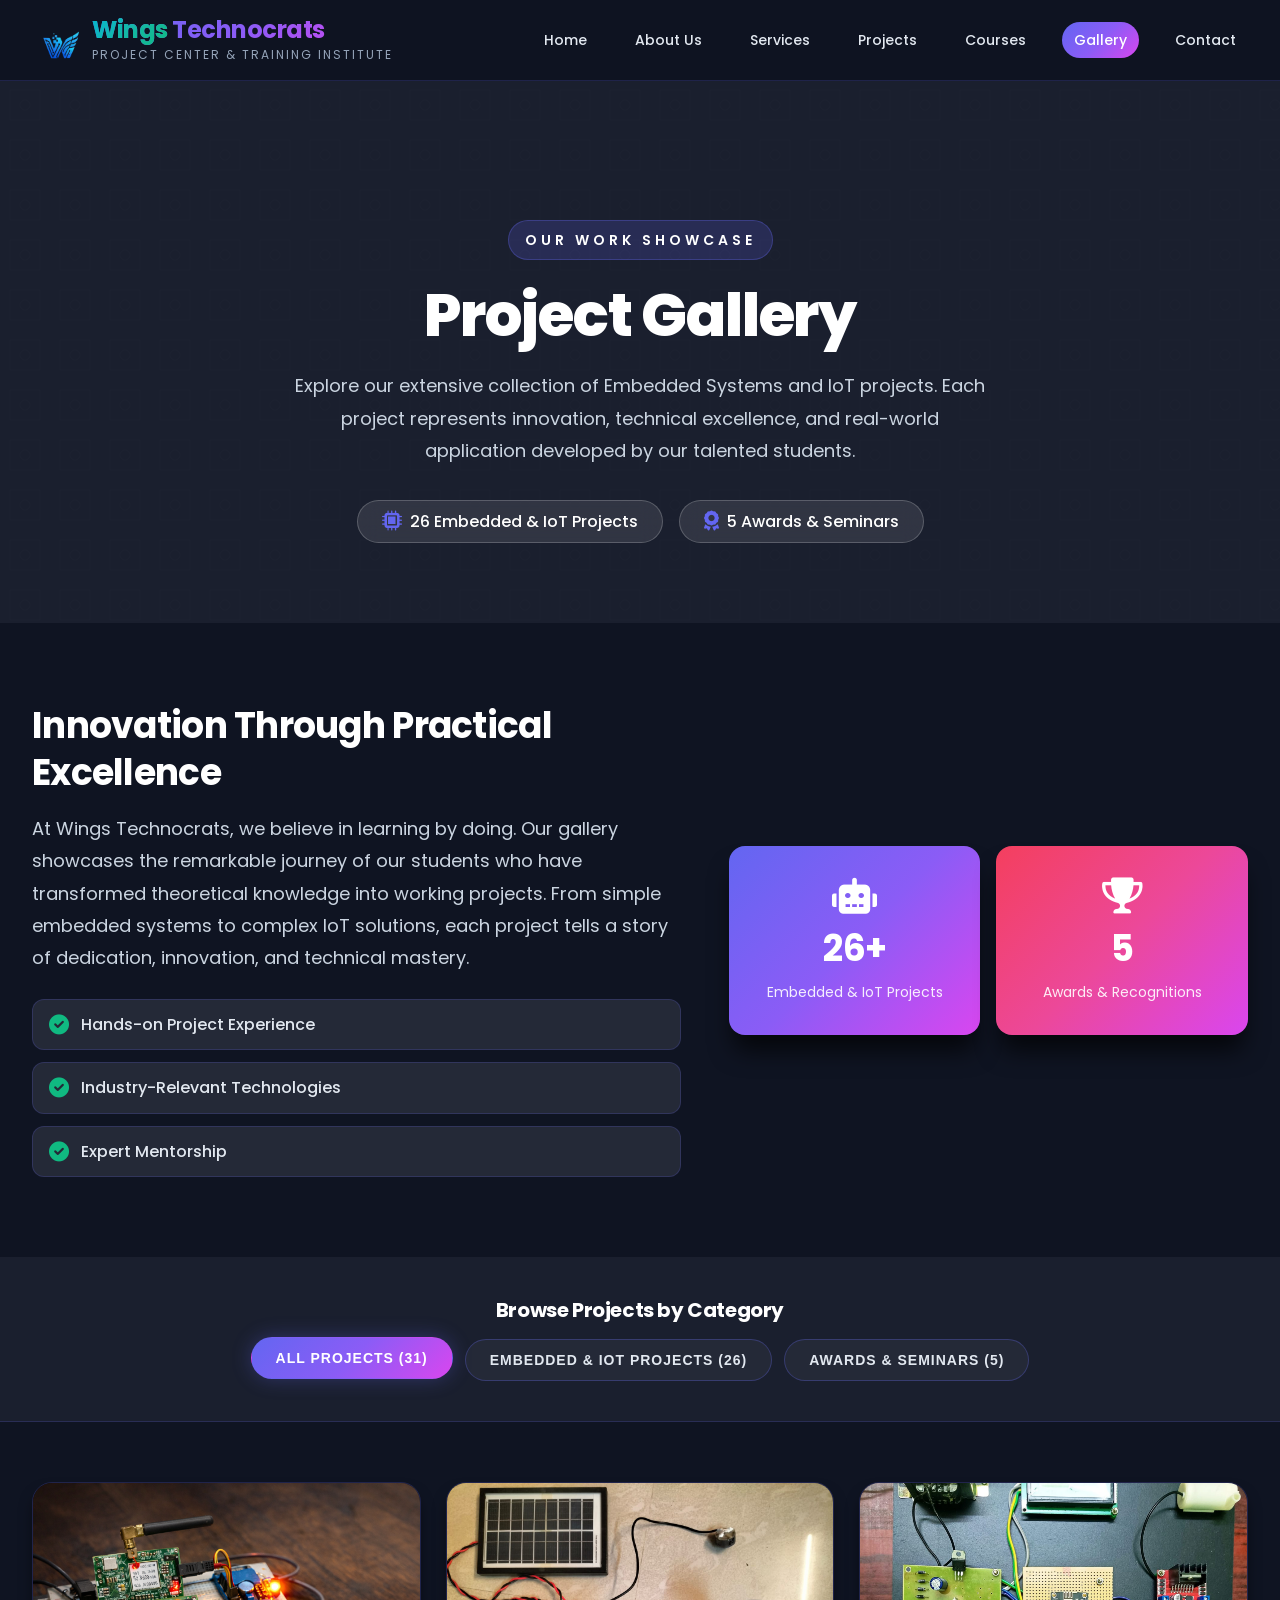
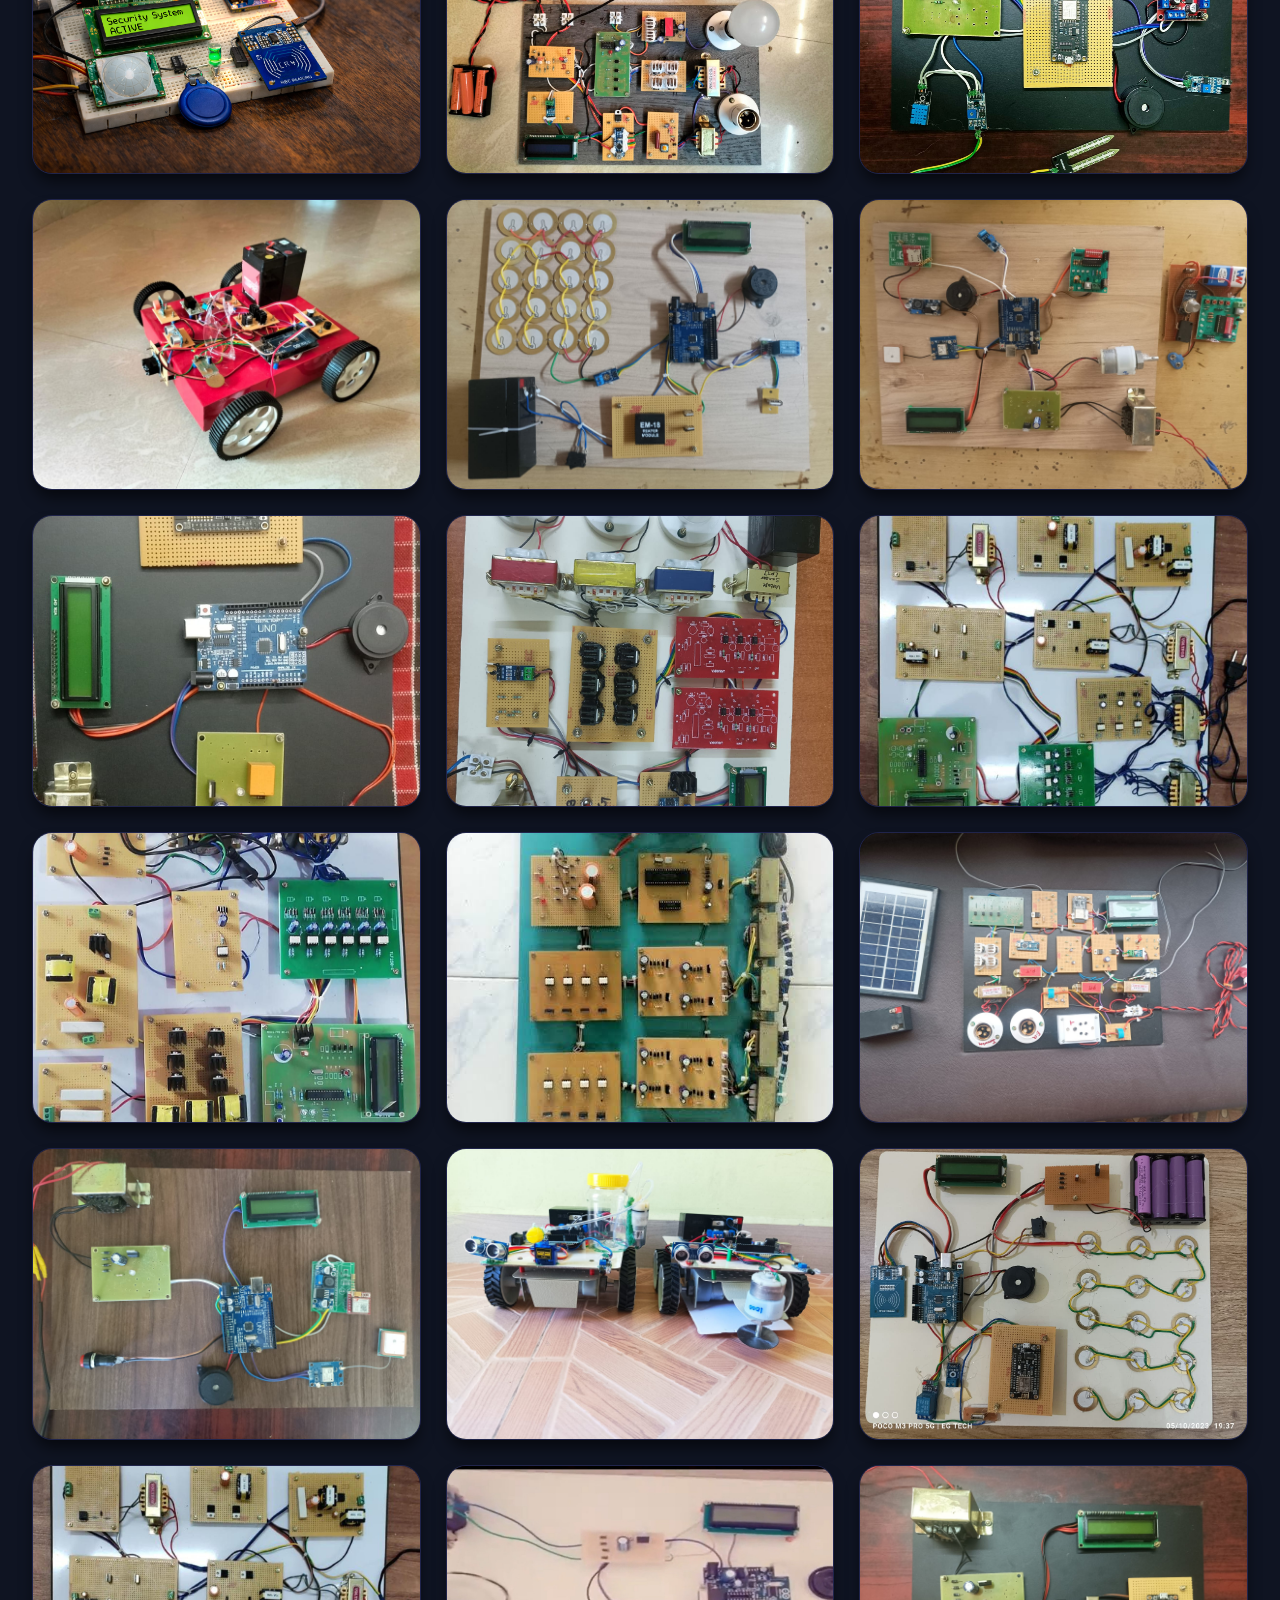
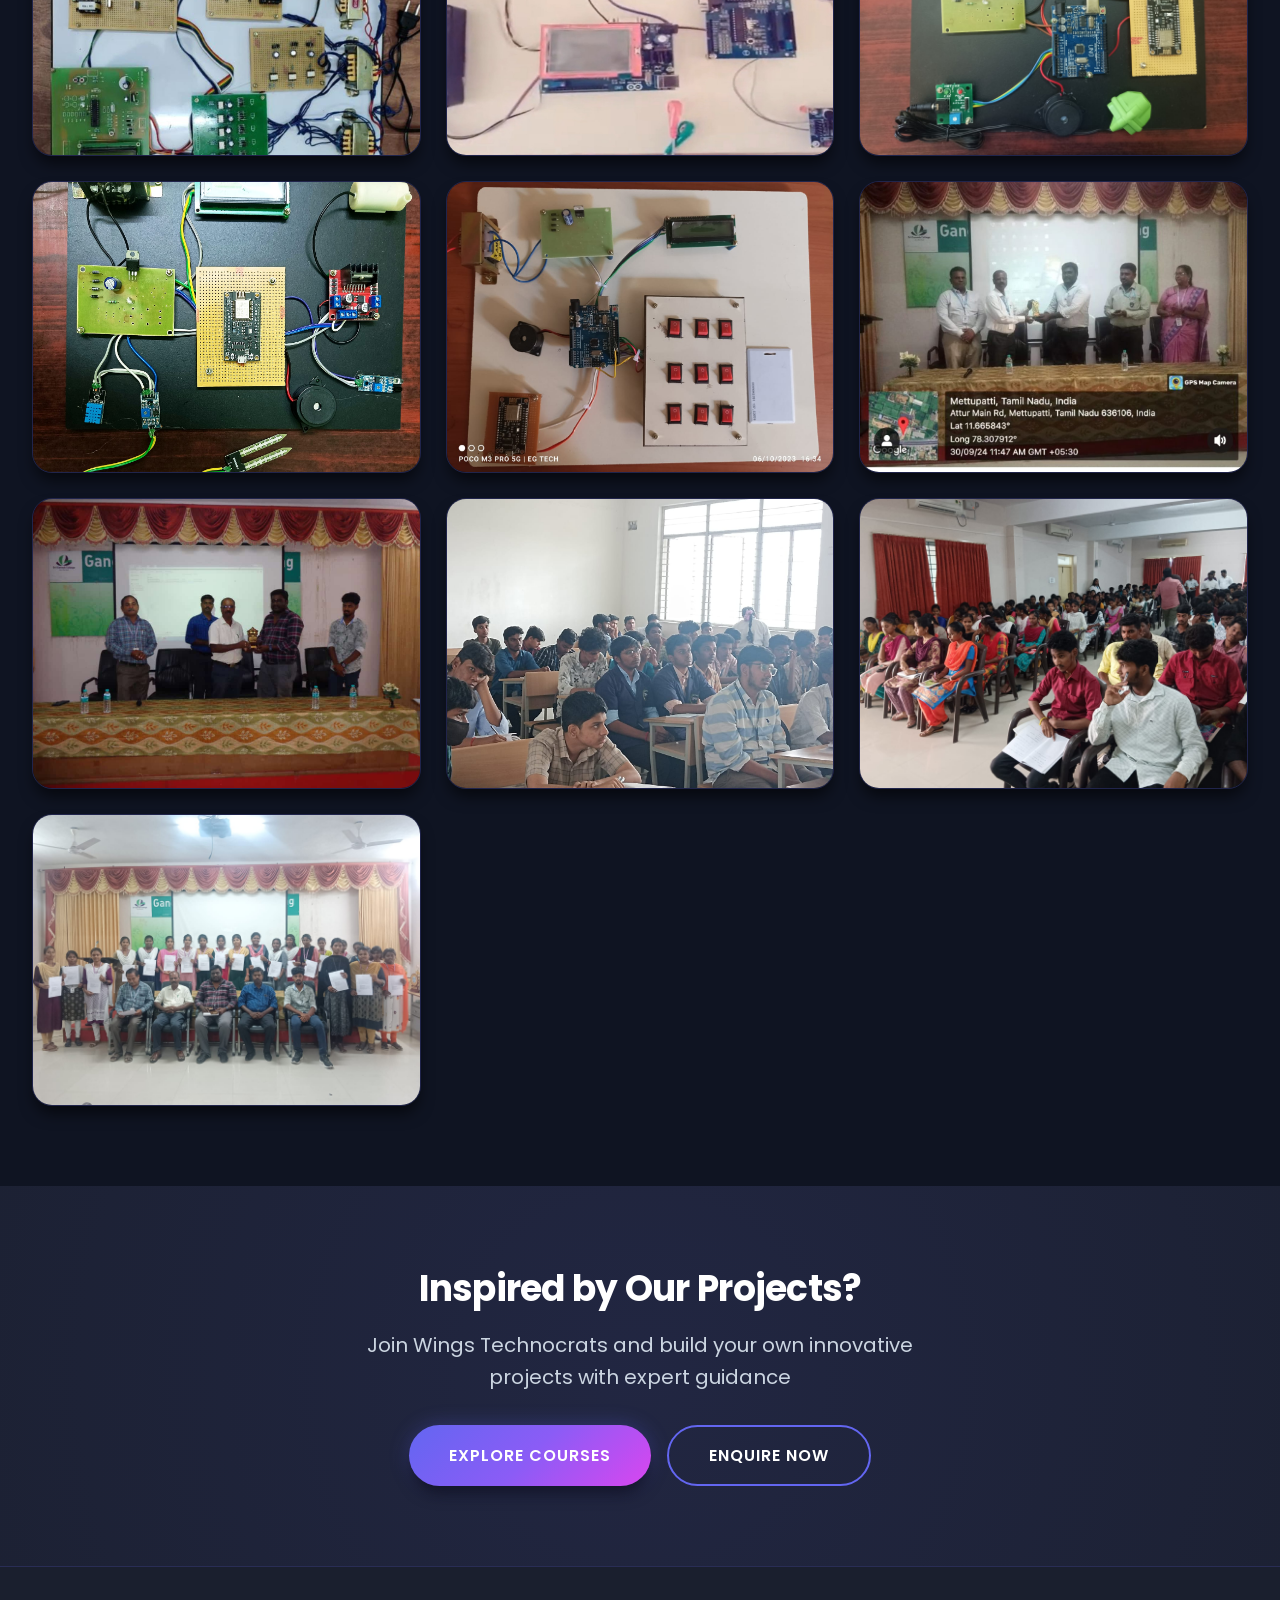
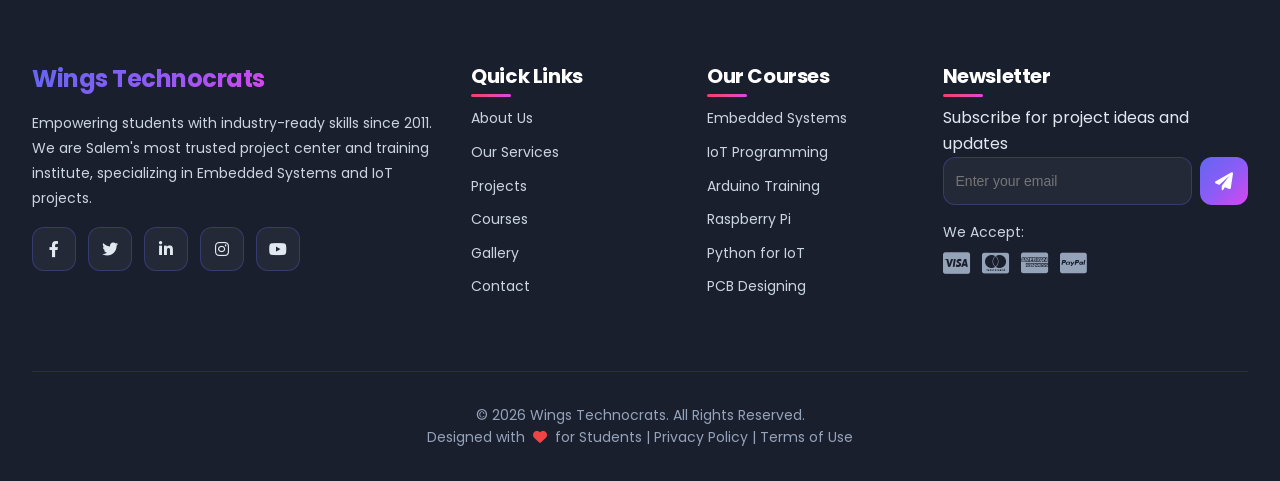
<file: gallery.html>
<!DOCTYPE html>
<html lang="en">
<head>
    <meta charset="UTF-8">
    <meta name="viewport" content="width=device-width, initial-scale=1.0">
    <title>Gallery - Wings Technocrats | Embedded & IoT Projects Portfolio</title>
    <link rel="stylesheet" href="style.css">
    <link rel="stylesheet" href="gallery.css">
    <link rel="stylesheet" href="https://cdnjs.cloudflare.com/ajax/libs/font-awesome/6.0.0/css/all.min.css">
    <link href="https://fonts.googleapis.com/css2?family=Poppins:wght@300;400;500;600;700;800&display=swap" rel="stylesheet">
</head>
<body>

<!-- Navigation Bar (Same as Homepage) -->
<nav class="navbar">
    <div class="container">
        <div class="nav-brand">
            <div class="brand-logo-wrapper">
                <img src="wings.png" alt="Wings Technocrats Logo" class="brand-logo">
                <div class="brand-text">
                    <h2><span class="brand-highlight">Wings</span> Technocrats</h2>
                    <p class="brand-tagline">Project Center & Training Institute</p>
                </div>
            </div>
        </div>
        <ul class="nav-menu">
            <li><a href="index.html">Home</a></li>
            <li><a href="index.html#about">About Us</a></li>
            <li><a href="index.html#services">Services</a></li>
            <li><a href="index.html#projects">Projects</a></li>
            <li><a href="index.html#courses">Courses</a></li>
            <li><a href="gallery.html" class="active">Gallery</a></li>
            <li><a href="index.html#contact">Contact</a></li>
        </ul>
        <div class="hamburger">
            <i class="fas fa-bars"></i>
        </div>
    </div>
</nav>

<!-- Gallery Hero Section with Content -->
<section class="gallery-hero">
    <div class="container">
        <div class="gallery-hero-content">
            <p class="hero-subtitle">Our Work Showcase</p>
            <h1>Project <span class="highlight">Gallery</span></h1>
            <p class="hero-description">Explore our extensive collection of Embedded Systems and IoT projects. Each project represents innovation, technical excellence, and real-world application developed by our talented students.</p>
            <div class="gallery-stats-badge">
                <div class="stat-badge">
                    <i class="fas fa-microchip"></i>
                    <span>26 Embedded & IoT Projects</span>
                </div>
                <div class="stat-badge">
                    <i class="fas fa-award"></i>
                    <span>5 Awards & Seminars</span>
                </div>
            </div>
        </div>
    </div>
</section>

<!-- Introduction Section -->
<section class="gallery-intro">
    <div class="container">
        <div class="intro-wrapper">
            <div class="intro-text">
                <h2>Innovation Through <span class="highlight">Practical Excellence</span></h2>
                <p>At Wings Technocrats, we believe in learning by doing. Our gallery showcases the remarkable journey of our students who have transformed theoretical knowledge into working projects. From simple embedded systems to complex IoT solutions, each project tells a story of dedication, innovation, and technical mastery.</p>
                <div class="intro-features">
                    <div class="intro-feature">
                        <i class="fas fa-check-circle"></i>
                        <span>Hands-on Project Experience</span>
                    </div>
                    <div class="intro-feature">
                        <i class="fas fa-check-circle"></i>
                        <span>Industry-Relevant Technologies</span>
                    </div>
                    <div class="intro-feature">
                        <i class="fas fa-check-circle"></i>
                        <span>Expert Mentorship</span>
                    </div>
                </div>
            </div>
            <div class="intro-highlight">
                <div class="highlight-card">
                    <i class="fas fa-robot"></i>
                    <h3>26+</h3>
                    <p>Embedded & IoT Projects</p>
                </div>
                <div class="highlight-card">
                    <i class="fas fa-trophy"></i>
                    <h3>5</h3>
                    <p>Awards & Recognitions</p>
                </div>
            </div>
        </div>
    </div>
</section>

<!-- Filter Section -->
<section class="gallery-filter-section">
    <div class="container">
        <div class="filter-wrapper">
            <h3>Browse Projects by Category</h3>
            <div class="simple-filters">
                <button class="filter-btn active" data-filter="all">All Projects (31)</button>
                <button class="filter-btn" data-filter="projects">Embedded & IoT Projects (26)</button>
                <button class="filter-btn" data-filter="awards">Awards & Seminars (5)</button>
            </div>
        </div>
    </div>
</section>

<!-- Main Gallery Grid -->
<section class="gallery-main">
    <div class="container">
        <div class="gallery-grid" id="galleryGrid">
            
            <!-- EMBEDDED & IOT PROJECTS - 26 Photos -->
            <!-- Row 1 -->
            
            
            <!-- Row 2 -->
            <div class="gallery-item" data-category="projects">
                <img src="/gallery1/ChatGPT Image Mar 13, 2026, 09_35_39 PM.png" alt="GSM Based Project" loading="lazy">
                <div class="gallery-overlay">
                    <span class="project-badge">IoT Project</span>
                    <h3>GSM Based Project</h3>
                    <p>SMS alert and security system</p>
                    <div class="project-tech">
                        <span>GSM Module</span>
                        <span>Arduino</span>
                        <span>Sensors</span>
                    </div>
                </div>
            </div>
            
            <div class="gallery-item" data-category="projects">
                <img src="/gallery1/IMG-20260313-WA0029.jpg" alt="GPS Tracking System" loading="lazy">
                <div class="gallery-overlay">
                    <span class="project-badge">IoT Project</span>
                    <h3>GPS Tracking System</h3>
                    <p>Real-time vehicle tracking</p>
                    <div class="project-tech">
                        <span>GPS</span>
                        <span>Arduino</span>
                        <span>Cloud</span>
                    </div>
                </div>
            </div>
            
            <div class="gallery-item" data-category="projects">
                <img src="/gallery1/IMG-20260313-WA0031.jpg" alt="Bluetooth Controlled Car" loading="lazy">
                <div class="gallery-overlay">
                    <span class="project-badge">Embedded</span>
                    <h3>Bluetooth Controlled Car</h3>
                    <p>Android controlled robotic vehicle</p>
                    <div class="project-tech">
                        <span>HC-05</span>
                        <span>Arduino</span>
                        <span>DC Motors</span>
                    </div>
                </div>
            </div>
            
            <div class="gallery-item" data-category="projects">
                <img src="/gallery1/IMG-20260313-WA0032.jpg" alt="Smart Helmet" loading="lazy">
                <div class="gallery-overlay">
                    <span class="project-badge">IoT Project</span>
                    <h3>Smart Robot</h3>
                    <p>Two-wheeler safety system</p>
                    <div class="project-tech">
                        <span>Arduino</span>
                        <span>Accelerometer</span>
                        <span>GPS</span>
                    </div>
                </div>
            </div>
            
            <div class="gallery-item" data-category="projects">
                <img src="/gallery1/IMG-20260313-WA0028.jpg" alt="Health Monitoring System" loading="lazy">
                <div class="gallery-overlay">
                    <span class="project-badge">IoT Project</span>
                    <h3>Health Monitoring System</h3>
                    <p>Patient vitals monitoring</p>
                    <div class="project-tech">
                        <span>Heartbeat Sensor</span>
                        <span>ESP8266</span>
                        <span>IoT Cloud</span>
                    </div>
                </div>
            </div>
            
            <div class="gallery-item" data-category="projects">
                <img src="/gallery1/IMG-20260313-WA0027.jpg" alt="Smart Parking System" loading="lazy">
                <div class="gallery-overlay">
                    <span class="project-badge">IoT Project</span>
                    <h3>Smart Parking System</h3>
                    <p>Automated parking management</p>
                    <div class="project-tech">
                        <span>Ultrasonic</span>
                        <span>Arduino</span>
                        <span>Cloud</span>
                    </div>
                </div>
            </div>
            
            <!-- Row 3 -->
            <div class="gallery-item" data-category="projects">
                <img src="/gallery1/IMG-20260313-WA0026.jpg" alt="Automated Irrigation" loading="lazy">
                <div class="gallery-overlay">
                    <span class="project-badge">IoT Project</span>
                    <h3>Automated Irrigation</h3>
                    <p>Smart farming solution</p>
                    <div class="project-tech">
                        <span>Moisture Sensor</span>
                        <span>Arduino</span>
                        <span>Pump</span>
                    </div>
                </div>
            </div>
            
            <div class="gallery-item" data-category="projects">
                <img src="/gallery1/IMG-20260313-WA0018.jpg" alt="Smart Energy Meter" loading="lazy">
                <div class="gallery-overlay">
                    <span class="project-badge">IoT Project</span>
                    <h3>Smart Energy Meter</h3>
                    <p>IoT based power monitoring</p>
                    <div class="project-tech">
                        <span>Current Sensor</span>
                        <span>ESP8266</span>
                        <span>Blynk</span>
                    </div>
                </div>
            </div>
            
            <div class="gallery-item" data-category="projects">
                <img src="/gallery1/IMG-20260313-WA0016.jpg" alt="Fingerprint Module" loading="lazy">
                <div class="gallery-overlay">
                    <span class="project-badge">Embedded</span>
                    <h3>Fingerprint Module</h3>
                    <p>Biometric authentication system</p>
                    <div class="project-tech">
                        <span>Fingerprint Sensor</span>
                        <span>Arduino</span>
                        <span>LCD</span>
                    </div>
                </div>
            </div>
            
            <div class="gallery-item" data-category="projects">
                <img src="/gallery1/IMG-20260313-WA0015.jpg" alt="Fire Detection System" loading="lazy">
                <div class="gallery-overlay">
                    <span class="project-badge">IoT Project</span>
                    <h3>Fire Detection System</h3>
                    <p>Early warning fire alarm</p>
                    <div class="project-tech">
                        <span>Flame Sensor</span>
                        <span>Arduino</span>
                        <span>GSM</span>
                    </div>
                </div>
            </div>
            
            <div class="gallery-item" data-category="projects">
                <img src="/gallery1/IMG-20260313-WA0013.jpg" alt="Gas Leakage Detector" loading="lazy">
                <div class="gallery-overlay">
                    <span class="project-badge">Embedded</span>
                    <h3>Gas Leakage Detector</h3>
                    <p>LPG gas detection system</p>
                    <div class="project-tech">
                        <span>MQ-6 Sensor</span>
                        <span>Arduino</span>
                        <span>Buzzer</span>
                    </div>
                </div>
            </div>
            
            <div class="gallery-item" data-category="projects">
                <img src="/gallery1/IMG-20260313-WA0011.jpg" alt="Weather Monitoring" loading="lazy">
                <div class="gallery-overlay">
                    <span class="project-badge">IoT Project</span>
                    <h3>Weather Monitoring</h3>
                    <p>Real-time weather station</p>
                    <div class="project-tech">
                        <span>DHT11</span>
                        <span>ESP8266</span>
                        <span>Thingspeak</span>
                    </div>
                </div>
            </div>
            
            <!-- Row 4 -->
            <div class="gallery-item" data-category="projects">
                <img src="/gallery1/IMG-20260313-WA0005.jpg" alt="Smart Dustbin" loading="lazy">
                <div class="gallery-overlay">
                    <span class="project-badge">IoT Project</span>
                    <h3>Smart Dustbin</h3>
                    <p>Automated waste management</p>
                    <div class="project-tech">
                        <span>Ultrasonic</span>
                        <span>Arduino</span>
                        <span>Servo</span>
                    </div>
                </div>
            </div>
            
            <div class="gallery-item" data-category="projects">
                <img src="/gallery1/IMG-20260313-WA0004.jpg" alt="Voice Controlled Robot" loading="lazy">
                <div class="gallery-overlay">
                    <span class="project-badge">Embedded</span>
                    <h3>Voice Controlled Robot</h3>
                    <p>Robot controlled by voice commands</p>
                    <div class="project-tech">
                        <span>Arduino</span>
                        <span>HC-05</span>
                        <span>Motor Driver</span>
                    </div>
                </div>
            </div>
            
            <div class="gallery-item" data-category="projects">
                <img src="/gallery1/IMG-20260313-WA0003.jpg" alt="Obstacle Avoiding Robot" loading="lazy">
                <div class="gallery-overlay">
                    <span class="project-badge">Embedded</span>
                    <h3>Obstacle Avoiding Robot</h3>
                    <p>Autonomous navigation robot</p>
                    <div class="project-tech">
                        <span>Ultrasonic</span>
                        <span>Arduino</span>
                        <span>Servo</span>
                    </div>
                </div>
            </div>
            
            <div class="gallery-item" data-category="projects">
                <img src="/gallery1/IMG-20260313-WA0016.jpg" alt="Line Follower Robot" loading="lazy">
                <div class="gallery-overlay">
                    <span class="project-badge">Embedded</span>
                    <h3>Line Follower Robot</h3>
                    <p>Automated path following bot</p>
                    <div class="project-tech">
                        <span>IR Sensors</span>
                        <span>Arduino</span>
                        <span>Motor Driver</span>
                    </div>
                </div>
            </div>
            
            <div class="gallery-item" data-category="projects">
                <img src="/gallery1/IMG-20260313-WA0030.jpg" alt="Smart Cradle System" loading="lazy">
                <div class="gallery-overlay">
                    <span class="project-badge">IoT Project</span>
                    <h3>Smart Cradle System</h3>
                    <p>Automated baby cradle</p>
                    <div class="project-tech">
                        <span>Arduino</span>
                        <span>Cry Sensor</span>
                        <span>Motor</span>
                    </div>
                </div>
            </div>
            
            <div class="gallery-item" data-category="projects">
                <img src="/gallery1/IMG-20260313-WA0024.jpg" alt="Water Quality Monitoring" loading="lazy">
                <div class="gallery-overlay">
                    <span class="project-badge">IoT Project</span>
                    <h3>Water Quality Monitoring</h3>
                    <p>Real-time water analysis</p>
                    <div class="project-tech">
                        <span>pH Sensor</span>
                        <span>Turbidity</span>
                        <span>ESP32</span>
                    </div>
                </div>
            </div>
            
            <!-- Row 5 (Last 2 IoT Projects) -->
            <div class="gallery-item" data-category="projects">
                <img src="/gallery1/IMG-20260313-WA0025.jpg" alt="Smart Street Light" loading="lazy">
                <div class="gallery-overlay">
                    <span class="project-badge">IoT Project</span>
                    <h3>Smart Street Light</h3>
                    <p>Energy saving street lights</p>
                    <div class="project-tech">
                        <span>LDR</span>
                        <span>PIR Sensor</span>
                        <span>Arduino</span>
                    </div>
                </div>
            </div>
            
            <div class="gallery-item" data-category="projects">
                <img src="/gallery1/IMG-20260313-WA0035.jpg" alt="Biometric Attendance" loading="lazy">
                <div class="gallery-overlay">
                    <span class="project-badge">Embedded</span>
                    <h3>Biometric Attendance</h3>
                    <p>Fingerprint based attendance</p>
                    <div class="project-tech">
                        <span>Fingerprint</span>
                        <span>Arduino</span>
                        <span>RTC</span>
                    </div>
                </div>
            </div>
            
            <!-- AWARDS & SEMINARS - 5 Photos -->
            <div class="gallery-item" data-category="awards">
                <img src="/gallery/IMG-20260313-WA0007.jpg" alt="Best Project Center Award" loading="lazy">
                <div class="gallery-overlay">
                    <span class="project-badge award-badge">Award</span>
                    <h3>Best Project Center Award</h3>
                    <p>Salem Educational Excellence Award 2024</p>
                    <div class="project-tech">
                        <span>Recognition</span>
                        <span>Excellence</span>
                    </div>
                </div>
            </div>
            
            <div class="gallery-item" data-category="awards">
                <img src="/gallery/IMG-20260313-WA0019.jpg" alt="ISO Certification" loading="lazy">
                <div class="gallery-overlay">
                    <span class="project-badge award-badge">Certification</span>
                    <h3>ISO 9001:2015 Certification</h3>
                    <p>Quality Management System Certified</p>
                    <div class="project-tech">
                        <span>ISO</span>
                        <span>Quality</span>
                    </div>
                </div>
            </div>
            
            <div class="gallery-item" data-category="awards">
                <img src="/gallery/IMG-20260313-WA0017.jpg" alt="Technical Seminar" loading="lazy">
                <div class="gallery-overlay">
                    <span class="project-badge award-badge">Seminar</span>
                    <h3>Technical Seminar on IoT</h3>
                    <p>Guest lecture by industry experts</p>
                    <div class="project-tech">
                        <span>IoT</span>
                        <span>Industry 4.0</span>
                    </div>
                </div>
            </div>
            
            <div class="gallery-item" data-category="awards">
                <img src="/gallery/IMG-20260313-WA0008.jpg" alt="Workshop on Embedded Systems" loading="lazy">
                <div class="gallery-overlay">
                    <span class="project-badge award-badge">Workshop</span>
                    <h3>Workshop on Embedded Systems</h3>
                    <p>Hands-on training for students</p>
                    <div class="project-tech">
                        <span>Arduino</span>
                        <span>Hands-on</span>
                    </div>
                </div>
            </div>
            
            <div class="gallery-item" data-category="awards">
                <img src="/gallery/IMG-20260313-WA0020.jpg" alt="Excellence in Training Award" loading="lazy">
                <div class="gallery-overlay">
                    <span class="project-badge award-badge">Award</span>
                    <h3>Excellence in Training Award</h3>
                    <p>Recognition for outstanding training</p>
                    <div class="project-tech">
                        <span>Training</span>
                        <span>Excellence</span>
                    </div>
                </div>
            </div>
            
        </div>
    </div>
</section>

<!-- Call to Action Section -->
<section class="gallery-cta">
    <div class="container">
        <div class="cta-content">
            <h2>Inspired by Our Projects?</h2>
            <p>Join Wings Technocrats and build your own innovative projects with expert guidance</p>
            <div class="cta-buttons">
                <a href="index.html#courses" class="btn btn-primary">Explore Courses</a>
                <a href="index.html#contact" class="btn btn-secondary">Enquire Now</a>
            </div>
        </div>
    </div>
</section>

<!-- Lightbox Modal -->
<div id="lightbox" class="lightbox">
    <span class="close">&times;</span>
    <img class="lightbox-content" id="lightboxImg">
    <div id="lightboxCaption" class="lightbox-caption"></div>
    <div id="lightboxTech" class="lightbox-tech"></div>
    <button class="lightbox-prev"><i class="fas fa-chevron-left"></i></button>
    <button class="lightbox-next"><i class="fas fa-chevron-right"></i></button>
</div>

<!-- FULL FOOTER (Same as Homepage) -->
<footer>
    <div class="container">
        <div class="footer-content">
            <div class="footer-section">
                <h3>Wings Technocrats <span></span></h3>
                <p class="footer-desc">Empowering students with industry-ready skills since 2011. We are Salem's most trusted project center and training institute, specializing in Embedded Systems and IoT projects.</p>
                <div class="social-links">
                    <a href="#" aria-label="Facebook"><i class="fab fa-facebook-f"></i></a>
                    <a href="#" aria-label="Twitter"><i class="fab fa-twitter"></i></a>
                    <a href="#" aria-label="LinkedIn"><i class="fab fa-linkedin-in"></i></a>
                    <a href="#" aria-label="Instagram"><i class="fab fa-instagram"></i></a>
                    <a href="#" aria-label="YouTube"><i class="fab fa-youtube"></i></a>
                </div>
            </div>
            <div class="footer-section">
                <h4>Quick Links</h4>
                <ul>
                    <li><a href="index.html#about">About Us</a></li>
                    <li><a href="index.html#services">Our Services</a></li>
                    <li><a href="index.html#projects">Projects</a></li>
                    <li><a href="index.html#courses">Courses</a></li>
                    <li><a href="gallery.html">Gallery</a></li>
                    <li><a href="index.html#contact">Contact</a></li>
                </ul>
            </div>
            <div class="footer-section">
                <h4>Our Courses</h4>
                <ul>
                    <li><a href="index.html#courses">Embedded Systems</a></li>
                    <li><a href="index.html#courses">IoT Programming</a></li>
                    <li><a href="index.html#courses">Arduino Training</a></li>
                    <li><a href="index.html#courses">Raspberry Pi</a></li>
                    <li><a href="index.html#courses">Python for IoT</a></li>
                    <li><a href="index.html#courses">PCB Designing</a></li>
                </ul>
            </div>
            <div class="footer-section">
                <h4>Newsletter</h4>
                <p>Subscribe for project ideas and updates</p>
                <form class="newsletter-form">
                    <input type="email" placeholder="Enter your email" required>
                    <button type="submit" aria-label="Subscribe"><i class="fas fa-paper-plane"></i></button>
                </form>
                <div class="payment-methods">
                    <p>We Accept:</p>
                    <i class="fab fa-cc-visa"></i>
                    <i class="fab fa-cc-mastercard"></i>
                    <i class="fab fa-cc-amex"></i>
                    <i class="fab fa-cc-paypal"></i>
                </div>
            </div>
        </div>
        <div class="footer-bottom">
            <p>© 2026 Wings Technocrats. All Rights Reserved.</p>
            <p>Designed with <i class="fas fa-heart"></i> for Students | <a href="#">Privacy Policy</a> | <a href="#">Terms of Use</a></p>
        </div>
    </div>
</footer>

<!-- Back to Top Button -->
<button id="backToTop" class="back-to-top" aria-label="Back to Top">
    <i class="fas fa-arrow-up"></i>
</button>

<script>
    // Mobile menu toggle
    const hamburger = document.querySelector('.hamburger');
    const navMenu = document.querySelector('.nav-menu');
    const body = document.body;

    hamburger.addEventListener('click', function(e) {
        e.stopPropagation();
        this.classList.toggle('active');
        navMenu.classList.toggle('active');
        
        const icon = this.querySelector('i');
        if (navMenu.classList.contains('active')) {
            icon.classList.remove('fa-bars');
            icon.classList.add('fa-times');
        } else {
            icon.classList.remove('fa-times');
            icon.classList.add('fa-bars');
        }
    });

    // Close menu when clicking outside
    document.addEventListener('click', (e) => {
        if (!navMenu.contains(e.target) && !hamburger.contains(e.target) && navMenu.classList.contains('active')) {
            hamburger.classList.remove('active');
            navMenu.classList.remove('active');
            const icon = hamburger.querySelector('i');
            icon.classList.remove('fa-times');
            icon.classList.add('fa-bars');
        }
    });

    // Navbar scroll effect
    window.addEventListener('scroll', function() {
        const navbar = document.querySelector('.navbar');
        if (window.scrollY > 50) {
            navbar.classList.add('scrolled');
        } else {
            navbar.classList.remove('scrolled');
        }
    });

    // Back to top button
    const backToTop = document.getElementById('backToTop');
    window.addEventListener('scroll', function() {
        if (window.scrollY > 300) {
            backToTop.classList.add('show');
        } else {
            backToTop.classList.remove('show');
        }
    });

    backToTop.addEventListener('click', function() {
        window.scrollTo({
            top: 0,
            behavior: 'smooth'
        });
    });

    // Gallery filter functionality
    const filterBtns = document.querySelectorAll('.filter-btn');
    const galleryItems = document.querySelectorAll('.gallery-item');

    filterBtns.forEach(btn => {
        btn.addEventListener('click', () => {
            filterBtns.forEach(b => b.classList.remove('active'));
            btn.classList.add('active');
            
            const filter = btn.getAttribute('data-filter');
            
            galleryItems.forEach(item => {
                if (filter === 'all' || item.getAttribute('data-category') === filter) {
                    item.style.display = 'block';
                    setTimeout(() => {
                        item.style.opacity = '1';
                        item.style.transform = 'scale(1)';
                    }, 10);
                } else {
                    item.style.opacity = '0';
                    item.style.transform = 'scale(0.8)';
                    setTimeout(() => {
                        item.style.display = 'none';
                    }, 300);
                }
            });
        });
    });

    // Lightbox functionality
    const lightbox = document.getElementById('lightbox');
    const lightboxImg = document.getElementById('lightboxImg');
    const lightboxCaption = document.getElementById('lightboxCaption');
    const lightboxTech = document.getElementById('lightboxTech');
    const closeBtn = document.querySelector('.close');
    const prevBtn = document.querySelector('.lightbox-prev');
    const nextBtn = document.querySelector('.lightbox-next');
    
    let currentIndex = 0;
    const images = [];

    galleryItems.forEach((item, index) => {
        const img = item.querySelector('img');
        const title = item.querySelector('h3')?.textContent || '';
        const tech = item.querySelector('.project-tech')?.innerHTML || '';
        const category = item.querySelector('.project-badge')?.textContent || '';
        
        images.push({
            src: img.src,
            title: title,
            tech: tech,
            category: category
        });
        
        item.addEventListener('click', () => {
            currentIndex = index;
            openLightbox();
        });
    });

    function openLightbox() {
        lightbox.classList.add('show');
        lightboxImg.src = images[currentIndex].src;
        lightboxCaption.textContent = images[currentIndex].title;
        lightboxTech.innerHTML = images[currentIndex].tech;
    }

    closeBtn.addEventListener('click', () => {
        lightbox.classList.remove('show');
    });

    prevBtn.addEventListener('click', () => {
        currentIndex = (currentIndex - 1 + images.length) % images.length;
        openLightbox();
    });

    nextBtn.addEventListener('click', () => {
        currentIndex = (currentIndex + 1) % images.length;
        openLightbox();
    });

    // Close lightbox with escape key
    document.addEventListener('keydown', (e) => {
        if (e.key === 'Escape' && lightbox.classList.contains('show')) {
            lightbox.classList.remove('show');
        } else if (e.key === 'ArrowLeft' && lightbox.classList.contains('show')) {
            prevBtn.click();
        } else if (e.key === 'ArrowRight' && lightbox.classList.contains('show')) {
            nextBtn.click();
        }
    });

    // Click outside to close
    lightbox.addEventListener('click', (e) => {
        if (e.target === lightbox) {
            lightbox.classList.remove('show');
        }
    });

    // Newsletter form submission
    document.querySelector('.newsletter-form')?.addEventListener('submit', function(e) {
        e.preventDefault();
        alert('Thank you for subscribing to our newsletter!');
        this.reset();
    });
</script>

</body>
</html>
</file>
<file: style.css>
/* ============================================
   RESET AND BASE STYLES
   ============================================ */
* {
    margin: 0;
    padding: 0;
    box-sizing: border-box;
}

*::before,
*::after {
    box-sizing: border-box;
}

/* ============================================
   CSS VARIABLES - RICH DARK THEME
   ============================================ */
:root {
    /* Dark Theme Primary Colors */
    --primary-900: #0a0f1e;
    --primary-800: #141b2b;
    --primary-700: #1e2738;
    --primary-600: #2a3448;
    --primary-500: #364153;
    --primary-400: #4a5568;
    
    /* Accent Colors - Vibrant */
    --accent-1: #6366f1;
    --accent-2: #8b5cf6;
    --accent-3: #d946ef;
    --accent-4: #ec4899;
    --accent-5: #f43f5e;
    
    /* Secondary Accents */
    --secondary-1: #06b6d4;
    --secondary-2: #14b8a6;
    --secondary-3: #10b981;
    --secondary-4: #84cc16;
    --secondary-5: #eab308;
    
    /* Gradients - Rich and Deep */
    --gradient-primary: linear-gradient(135deg, #6366f1 0%, #8b5cf6 50%, #d946ef 100%);
    --gradient-secondary: linear-gradient(135deg, #06b6d4 0%, #14b8a6 50%, #10b981 100%);
    --gradient-accent: linear-gradient(135deg, #f43f5e 0%, #ec4899 50%, #d946ef 100%);
    --gradient-dark: linear-gradient(135deg, #0a0f1e 0%, #141b2b 50%, #1e2738 100%);
    
    /* Surface Colors - Dark Mode */
    --surface-1: #0f1422;
    --surface-2: #1a1f2e;
    --surface-3: #242937;
    --surface-4: #2e3341;
    
    /* Text Colors - Light on Dark */
    --text-primary: #ffffff;
    --text-secondary: #e2e8f0;
    --text-tertiary: #cbd5e1;
    --text-muted: #94a3b8;
    
    /* Status Colors */
    --success: #10b981;
    --warning: #f59e0b;
    --danger: #ef4444;
    
    /* Shadows */
    --shadow-sm: 0 1px 3px 0 rgba(0, 0, 0, 0.4);
    --shadow-md: 0 4px 6px -1px rgba(0, 0, 0, 0.5);
    --shadow-lg: 0 10px 15px -3px rgba(0, 0, 0, 0.6);
    --shadow-xl: 0 20px 25px -5px rgba(0, 0, 0, 0.7);
    
    /* Glow Effects */
    --glow-primary: 0 0 20px rgba(99, 102, 241, 0.3);
    
    /* Border Radius */
    --radius-xs: 0.125rem;
    --radius-sm: 0.25rem;
    --radius-md: 0.375rem;
    --radius-lg: 0.5rem;
    --radius-xl: 0.75rem;
    --radius-2xl: 1rem;
    --radius-3xl: 1.25rem;
    --radius-4xl: 1.5rem;
    --radius-full: 9999px;
    
    /* Spacing - 4px Grid */
    --space-1: 0.25rem;
    --space-2: 0.5rem;
    --space-3: 0.75rem;
    --space-4: 1rem;
    --space-5: 1.25rem;
    --space-6: 1.5rem;
    --space-8: 2rem;
    --space-10: 2.5rem;
    --space-12: 3rem;
    --space-16: 4rem;
    --space-20: 5rem;
    --space-24: 6rem;
    --space-32: 8rem;
    
    /* Container */
    --container-width: 1400px;
    --container-padding: var(--space-8);
    
    /* Transitions */
    --transition-fast: all 0.2s ease;
    --transition-base: all 0.3s ease;
    --transition-bounce: all 0.5s cubic-bezier(0.68, -0.55, 0.265, 1.55);
    
    /* Font Sizes */
    --text-xs: 0.75rem;
    --text-sm: 0.875rem;
    --text-base: 1rem;
    --text-lg: 1.125rem;
    --text-xl: 1.25rem;
    --text-2xl: 1.5rem;
    --text-3xl: 1.875rem;
    --text-4xl: 2.25rem;
    --text-5xl: 3rem;
    --text-6xl: 3.75rem;
    --text-7xl: 4.5rem;
    --text-8xl: 6rem;
    
    /* Z-Index */
    --z-negative: -1;
    --z-0: 0;
    --z-10: 10;
    --z-20: 20;
    --z-30: 30;
    --z-40: 40;
    --z-50: 50;
    --z-modal: 1000;
    --z-overlay: 1001;
    --z-menu: 1002;
    --z-hamburger: 1003;
}

/* ============================================
   BASE STYLES
   ============================================ */
html {
    font-size: 16px;
    scroll-behavior: smooth;
    scroll-padding-top: 80px;
}

body {
    font-family: 'Poppins', sans-serif;
    background-color: var(--surface-1);
    color: var(--text-secondary);
    line-height: 1.6;
    overflow-x: hidden;
    position: relative;
    min-height: 100vh;
}

.container {
    max-width: var(--container-width);
    margin: 0 auto;
    padding: 0 var(--container-padding);
    position: relative;
    z-index: var(--z-10);
}

/* ============================================
   TYPOGRAPHY
   ============================================ */
h1, h2, h3, h4, h5, h6 {
    font-weight: 700;
    line-height: 1.3;
    color: var(--text-primary);
    letter-spacing: -0.02em;
}

.section-title {
    font-size: var(--text-5xl);
    text-align: center;
    margin-bottom: var(--space-4);
    font-weight: 800;
    background: var(--gradient-primary);
    -webkit-background-clip: text;
    -webkit-text-fill-color: transparent;
    background-clip: text;
    text-transform: uppercase;
    letter-spacing: 2px;
}

.section-title .highlight {
    position: relative;
    display: inline-block;
    background: var(--gradient-secondary);
    -webkit-background-clip: text;
    -webkit-text-fill-color: transparent;
    background-clip: text;
}

.section-subtitle {
    text-align: center;
    font-size: var(--text-xl);
    color: var(--text-tertiary);
    margin-bottom: var(--space-16);
    max-width: 800px;
    margin-left: auto;
    margin-right: auto;
}

/* ============================================
   NAVIGATION BAR - FIXED HAMBURGER
   ============================================ */
.navbar {
    background: rgba(15, 20, 34, 0.98);
    backdrop-filter: blur(10px);
    -webkit-backdrop-filter: blur(10px);
    position: fixed;
    width: 100%;
    top: 0;
    left: 0;
    z-index: var(--z-menu);
    transition: var(--transition-base);
    border-bottom: 1px solid rgba(99, 102, 241, 0.2);
}

.navbar .container {
    display: flex;
    justify-content: space-between;
    align-items: center;
    height: 80px;
}

.nav-brand {
    display: flex;
    align-items: center;
    z-index: var(--z-hamburger);
}

.brand-logo-wrapper {
    display: flex;
    align-items: center;
    gap: var(--space-3);
}

.brand-logo {
    width: 48px;
    height: 48px;
    border-radius: var(--radius-lg);
}

.brand-text h2 {
    font-size: var(--text-2xl);
    font-weight: 700;
    background: var(--gradient-primary);
    -webkit-background-clip: text;
    -webkit-text-fill-color: transparent;
    margin: 0;
    line-height: 1.2;
}

.brand-text .brand-highlight {
    background: var(--gradient-secondary);
    -webkit-background-clip: text;
    -webkit-text-fill-color: transparent;
}

.brand-tagline {
    font-size: var(--text-xs);
    color: var(--text-muted);
    letter-spacing: 2px;
    text-transform: uppercase;
}

/* Hamburger Button - Fixed */
.hamburger {
    display: none;
    width: 48px;
    height: 48px;
    background: var(--gradient-primary);
    border-radius: var(--radius-full);
    align-items: center;
    justify-content: center;
    cursor: pointer;
    z-index: var(--z-hamburger);
    position: relative;
    box-shadow: var(--shadow-md), var(--glow-primary);
    transition: var(--transition-bounce);
}

.hamburger i {
    font-size: var(--text-2xl);
    color: var(--text-primary);
    transition: var(--transition-base);
}

.hamburger.active {
    background: var(--gradient-accent);
}

.hamburger.active i {
    transform: rotate(90deg);
}

/* Navigation Menu - Desktop */
.nav-menu {
    display: flex;
    list-style: none;
    gap: var(--space-6);
}

.nav-menu li a {
    color: var(--text-secondary);
    text-decoration: none;
    font-weight: 500;
    font-size: var(--text-sm);
    transition: var(--transition-base);
    padding: var(--space-2) var(--space-3);
    border-radius: var(--radius-full);
}

.nav-menu li a:hover,
.nav-menu li a.active {
    background: var(--gradient-primary);
    color: var(--text-primary);
}

/* ============================================
   MOBILE MENU - FIXED (DOESN'T COVER FULL PAGE)
   ============================================ */
@media (max-width: 768px) {
    .hamburger {
        display: flex;
    }

    .nav-menu {
        position: absolute;
        top: 80px;
        left: 50%;
        transform: translateX(-50%);
        width: 90%;
        max-width: 400px;
        background: var(--surface-2);
        flex-direction: column;
        align-items: center;
        gap: 0.5rem;
        padding: 1.5rem;
        border-radius: var(--radius-2xl);
        border: 1px solid rgba(99, 102, 241, 0.3);
        box-shadow: var(--shadow-xl), var(--glow-primary);
        opacity: 0;
        visibility: hidden;
        transform: translateX(-50%) translateY(-10px);
        transition: all 0.3s ease;
        z-index: var(--z-menu);
    }

    .nav-menu.active {
        opacity: 1;
        visibility: visible;
        transform: translateX(-50%) translateY(0);
    }

    .nav-menu li {
        width: 100%;
    }

    .nav-menu li a {
        display: block;
        text-align: center;
        padding: var(--space-3);
        font-size: var(--text-base);
        background: var(--surface-3);
        border-radius: var(--radius-xl);
        width: 100%;
        border: 1px solid rgba(99, 102, 241, 0.2);
    }

    .nav-menu li a:hover,
    .nav-menu li a.active {
        transform: translateY(-2px);
    }

    /* No body scroll lock - page content remains visible */
    body {
        overflow: auto !important;
    }
}

@media (max-width: 480px) {
    .nav-menu {
        width: 95%;
        padding: 1rem;
    }
    
    .brand-logo {
        width: 40px;
        height: 40px;
    }
    
    .brand-text h2 {
        font-size: var(--text-xl);
    }
    
    .brand-tagline {
        font-size: 0.6rem;
    }
    
    .hamburger {
        width: 44px;
        height: 44px;
    }
    
    .hamburger i {
        font-size: var(--text-xl);
    }
}

/* ============================================
   HERO SECTION
   ============================================ */
header {
    background: var(--surface-2);
    padding: 180px 0 var(--space-24);
    margin-top: 0;
    position: relative;
    overflow: hidden;
}

.hero-content {
    position: relative;
    z-index: var(--z-20);
    text-align: center;
    max-width: 900px;
    margin: 0 auto;
}

.hero-subtitle {
    display: inline-block;
    color: var(--text-primary);
    font-size: var(--text-sm);
    font-weight: 600;
    text-transform: uppercase;
    letter-spacing: 4px;
    margin-bottom: var(--space-4);
    padding: var(--space-2) var(--space-4);
    background: rgba(99, 102, 241, 0.2);
    border-radius: var(--radius-full);
    border: 1px solid rgba(99, 102, 241, 0.3);
}

header h1 {
    font-size: var(--text-7xl);
    background: var(--gradient-primary);
    -webkit-background-clip: text;
    -webkit-text-fill-color: transparent;
    margin-bottom: var(--space-4);
    font-weight: 800;
    line-height: 1.1;
    text-transform: uppercase;
}

.hero-highlight {
    background: var(--gradient-secondary);
    -webkit-background-clip: text;
    -webkit-text-fill-color: transparent;
}

.hero-description {
    font-size: var(--text-2xl);
    color: var(--text-tertiary);
    margin-bottom: var(--space-8);
    max-width: 700px;
    margin-left: auto;
    margin-right: auto;
}

.hero-buttons {
    display: flex;
    gap: var(--space-4);
    justify-content: center;
    margin-bottom: var(--space-16);
}

.btn {
    display: inline-flex;
    align-items: center;
    justify-content: center;
    padding: var(--space-4) var(--space-10);
    border-radius: var(--radius-full);
    text-decoration: none;
    font-weight: 600;
    font-size: var(--text-base);
    transition: var(--transition-bounce);
    cursor: pointer;
    border: none;
    outline: none;
    text-transform: uppercase;
    letter-spacing: 1px;
    gap: var(--space-2);
}

.btn-primary {
    background: var(--gradient-primary);
    color: var(--text-primary);
    box-shadow: var(--shadow-lg), var(--glow-primary);
}

.btn-primary:hover {
    transform: translateY(-4px) scale(1.05);
}

.btn-secondary {
    background: transparent;
    color: var(--text-primary);
    border: 2px solid var(--accent-1);
}

.btn-secondary:hover {
    background: var(--gradient-secondary);
    border-color: transparent;
    transform: translateY(-4px) scale(1.05);
}

.header-stats {
    display: grid;
    grid-template-columns: repeat(4, 1fr);
    gap: var(--space-6);
    background: rgba(26, 31, 46, 0.8);
    backdrop-filter: blur(10px);
    padding: var(--space-8);
    border-radius: var(--radius-4xl);
    border: 1px solid rgba(99, 102, 241, 0.2);
}

.stat-item {
    text-align: center;
    padding: var(--space-4);
    border-radius: var(--radius-xl);
    transition: var(--transition-base);
}

.stat-item:hover {
    transform: translateY(-4px);
    background: rgba(99, 102, 241, 0.1);
}

.stat-item i {
    font-size: var(--text-4xl);
    background: var(--gradient-secondary);
    -webkit-background-clip: text;
    -webkit-text-fill-color: transparent;
    margin-bottom: var(--space-2);
}

.stat-number {
    display: block;
    font-size: var(--text-4xl);
    font-weight: 800;
    background: var(--gradient-primary);
    -webkit-background-clip: text;
    -webkit-text-fill-color: transparent;
    line-height: 1;
    margin-bottom: var(--space-1);
}

.stat-label {
    color: var(--text-muted);
    font-size: var(--text-sm);
    font-weight: 500;
    text-transform: uppercase;
    letter-spacing: 1px;
}

/* ============================================
   SECTION STYLES
   ============================================ */
section {
    padding: var(--space-32) 0;
    position: relative;
}

section:nth-child(even) {
    background: var(--surface-2);
}

section:nth-child(odd) {
    background: var(--surface-1);
}

/* ============================================
   ABOUT SECTION
   ============================================ */
.about-content {
    display: grid;
    grid-template-columns: 1fr 1fr;
    gap: var(--space-16);
    align-items: center;
}

.highlight-text {
    font-size: var(--text-3xl);
    font-weight: 600;
    margin-bottom: var(--space-4);
    position: relative;
    padding-left: var(--space-8);
    color: var(--text-primary);
}

.highlight-text i {
    position: absolute;
    left: -20px;
    top: -10px;
    font-size: var(--text-5xl);
    background: var(--gradient-accent);
    -webkit-background-clip: text;
    -webkit-text-fill-color: transparent;
    opacity: 0.3;
}

.about-text p {
    color: var(--text-tertiary);
    margin-bottom: var(--space-4);
    font-size: var(--text-lg);
}

.about-features {
    display: grid;
    grid-template-columns: repeat(2, 1fr);
    gap: var(--space-3);
    margin-top: var(--space-8);
}

.feature-badge {
    background: var(--surface-3);
    padding: var(--space-3) var(--space-4);
    border-radius: var(--radius-full);
    display: flex;
    align-items: center;
    gap: var(--space-2);
    font-size: var(--text-sm);
    color: var(--text-secondary);
    transition: var(--transition-base);
    border: 1px solid rgba(99, 102, 241, 0.2);
}

.feature-badge:hover {
    background: var(--gradient-primary);
    color: var(--text-primary);
    transform: translateY(-2px);
}

.feature-badge i {
    color: var(--accent-1);
    font-size: var(--text-lg);
}

.feature-badge:hover i {
    color: var(--text-primary);
}

.image-wrapper {
    position: relative;
    border-radius: var(--radius-4xl);
    overflow: hidden;
    box-shadow: var(--shadow-xl), var(--glow-primary);
}

.rounded-image {
    width: 100%;
    height: auto;
    display: block;
    transition: var(--transition-base);
}

.image-wrapper:hover .rounded-image {
    transform: scale(1.05);
}

.experience-badge {
    position: absolute;
    bottom: var(--space-8);
    right: var(--space-8);
    background: var(--gradient-primary);
    padding: var(--space-8);
    border-radius: 50%;
    width: 160px;
    height: 160px;
    display: flex;
    flex-direction: column;
    align-items: center;
    justify-content: center;
    color: var(--text-primary);
    box-shadow: var(--shadow-xl);
    animation: pulse 2s ease infinite;
}

@keyframes pulse {
    0%, 100% { transform: scale(1); }
    50% { transform: scale(1.05); }
}

.experience-badge .years {
    font-size: var(--text-4xl);
    font-weight: 800;
    line-height: 1;
    margin-bottom: var(--space-1);
}

.experience-badge .text {
    font-size: var(--text-xs);
    text-align: center;
    text-transform: uppercase;
    letter-spacing: 2px;
    opacity: 0.9;
}

/* ============================================
   VISION MISSION SECTION
   ============================================ */
.vision-mission-grid {
    display: grid;
    grid-template-columns: repeat(2, 1fr);
    gap: var(--space-8);
}

.vision-card, .mission-card {
    background: var(--surface-2);
    padding: var(--space-12);
    border-radius: var(--radius-4xl);
    box-shadow: var(--shadow-xl);
    transition: var(--transition-bounce);
    border: 1px solid rgba(99, 102, 241, 0.2);
    position: relative;
    overflow: hidden;
}

.vision-card:hover, .mission-card:hover {
    transform: translateY(-10px);
    border-color: var(--accent-1);
}

.icon-wrapper {
    width: 80px;
    height: 80px;
    background: var(--gradient-primary);
    border-radius: var(--radius-2xl);
    display: flex;
    align-items: center;
    justify-content: center;
    margin-bottom: var(--space-6);
    transition: var(--transition-bounce);
}

.mission-card .icon-wrapper {
    background: var(--gradient-secondary);
}

.vision-card:hover .icon-wrapper,
.mission-card:hover .icon-wrapper {
    transform: scale(1.1) rotate(360deg);
}

.icon-wrapper i {
    font-size: var(--text-4xl);
    color: var(--text-primary);
}

.vision-card h3, .mission-card h3 {
    font-size: var(--text-3xl);
    margin-bottom: var(--space-4);
    color: var(--text-primary);
}

.vision-card p, .mission-card p {
    color: var(--text-tertiary);
    line-height: 1.8;
    font-size: var(--text-lg);
}

/* ============================================
   SERVICES SECTION
   ============================================ */
.services-grid {
    display: grid;
    grid-template-columns: repeat(auto-fit, minmax(350px, 1fr));
    gap: var(--space-6);
}

.service-card {
    background: var(--surface-2);
    padding: var(--space-8);
    border-radius: var(--radius-3xl);
    box-shadow: var(--shadow-lg);
    transition: var(--transition-bounce);
    border: 1px solid rgba(99, 102, 241, 0.2);
    position: relative;
    overflow: hidden;
}

.service-card:hover {
    transform: translateY(-10px);
    border-color: var(--accent-1);
    box-shadow: var(--shadow-xl), var(--glow-primary);
}

.service-icon {
    width: 80px;
    height: 80px;
    background: var(--gradient-secondary);
    border-radius: var(--radius-2xl);
    display: flex;
    align-items: center;
    justify-content: center;
    margin-bottom: var(--space-6);
    transition: var(--transition-bounce);
}

.service-card:hover .service-icon {
    transform: scale(1.1) rotate(360deg);
}

.service-icon i {
    font-size: var(--text-4xl);
    color: var(--text-primary);
}

.service-card h3 {
    font-size: var(--text-2xl);
    margin-bottom: var(--space-3);
    color: var(--text-primary);
}

.service-card p {
    color: var(--text-tertiary);
    margin-bottom: var(--space-4);
    font-size: var(--text-base);
}

.service-tag {
    display: inline-block;
    padding: var(--space-2) var(--space-4);
    background: var(--surface-3);
    color: var(--text-secondary);
    border-radius: var(--radius-full);
    font-size: var(--text-xs);
    font-weight: 600;
    text-transform: uppercase;
    letter-spacing: 1px;
}

/* ============================================
   DOMAINS SECTION
   ============================================ */
.domains-grid {
    display: grid;
    grid-template-columns: repeat(auto-fit, minmax(180px, 1fr));
    gap: var(--space-4);
}

.domain-item {
    background: var(--surface-2);
    padding: var(--space-8);
    border-radius: var(--radius-2xl);
    text-align: center;
    box-shadow: var(--shadow-md);
    transition: var(--transition-bounce);
    border: 1px solid rgba(99, 102, 241, 0.2);
    cursor: pointer;
}

.domain-item:hover {
    background: var(--gradient-primary);
    transform: translateY(-5px) scale(1.05);
    border-color: transparent;
}

.domain-item i {
    font-size: var(--text-4xl);
    background: var(--gradient-secondary);
    -webkit-background-clip: text;
    -webkit-text-fill-color: transparent;
    margin-bottom: var(--space-3);
    transition: var(--transition-bounce);
}

.domain-item:hover i {
    background: var(--text-primary);
    -webkit-background-clip: text;
    -webkit-text-fill-color: transparent;
    transform: scale(1.2) rotate(360deg);
}

.domain-item span {
    display: block;
    font-weight: 600;
    color: var(--text-secondary);
    margin-bottom: var(--space-1);
}

.domain-item small {
    color: var(--text-muted);
    font-size: var(--text-xs);
}

/* ============================================
   PROJECTS SECTION
   ============================================ */
.project-categories {
    display: flex;
    justify-content: center;
    gap: var(--space-3);
    margin-bottom: var(--space-12);
    flex-wrap: wrap;
}

.category-btn {
    padding: var(--space-3) var(--space-6);
    border: 1px solid rgba(99, 102, 241, 0.3);
    background: var(--surface-2);
    color: var(--text-secondary);
    font-weight: 600;
    border-radius: var(--radius-full);
    cursor: pointer;
    transition: var(--transition-bounce);
    font-size: var(--text-sm);
    text-transform: uppercase;
    letter-spacing: 1px;
}

.category-btn:hover,
.category-btn.active {
    background: var(--gradient-primary);
    color: var(--text-primary);
    border-color: transparent;
    transform: translateY(-2px);
}

.projects-grid {
    display: grid;
    grid-template-columns: repeat(auto-fit, minmax(380px, 1fr));
    gap: var(--space-6);
}

.project-card {
    background: var(--surface-2);
    padding: var(--space-8);
    border-radius: var(--radius-3xl);
    box-shadow: var(--shadow-lg);
    transition: var(--transition-bounce);
    border: 1px solid rgba(99, 102, 241, 0.2);
}

.project-card:hover {
    transform: translateY(-10px);
    border-color: var(--accent-1);
}

.project-icon {
    width: 80px;
    height: 80px;
    background: var(--gradient-primary);
    border-radius: var(--radius-2xl);
    display: flex;
    align-items: center;
    justify-content: center;
    margin-bottom: var(--space-6);
    transition: var(--transition-bounce);
}

.project-card:hover .project-icon {
    transform: scale(1.1) rotate(360deg);
}

.project-icon i {
    font-size: var(--text-4xl);
    color: var(--text-primary);
}

.project-card h3 {
    font-size: var(--text-2xl);
    margin-bottom: var(--space-3);
    color: var(--text-primary);
}

.project-card p {
    color: var(--text-tertiary);
    margin-bottom: var(--space-4);
}

.project-features {
    margin-bottom: var(--space-6);
}

.project-features span {
    display: flex;
    align-items: center;
    gap: var(--space-2);
    margin-bottom: var(--space-2);
    color: var(--text-tertiary);
    font-size: var(--text-sm);
}

.project-features i {
    color: var(--success);
}

.project-link {
    display: inline-flex;
    align-items: center;
    gap: var(--space-2);
    color: var(--accent-1);
    text-decoration: none;
    font-weight: 600;
    transition: var(--transition-base);
}

.project-link:hover {
    color: var(--accent-2);
    gap: var(--space-3);
}

/* ============================================
   COURSES SECTION
   ============================================ */
.courses-grid {
    display: flex;
    flex-direction: column;
    gap: var(--space-16);
}

.course-category {
    background: var(--surface-2);
    border-radius: var(--radius-4xl);
    padding: var(--space-12);
    box-shadow: var(--shadow-2xl);
    border: 1px solid rgba(99, 102, 241, 0.2);
}

.course-category h3 {
    font-size: var(--text-3xl);
    margin-bottom: var(--space-8);
    display: flex;
    align-items: center;
    gap: var(--space-3);
    color: var(--text-primary);
}

.course-category h3 i {
    background: var(--gradient-accent);
    -webkit-background-clip: text;
    -webkit-text-fill-color: transparent;
    font-size: var(--text-3xl);
}

.course-items {
    display: grid;
    grid-template-columns: repeat(auto-fit, minmax(320px, 1fr));
    gap: var(--space-4);
}

.course-card {
    background: var(--surface-3);
    border-radius: var(--radius-2xl);
    padding: var(--space-6);
    display: flex;
    gap: var(--space-4);
    align-items: flex-start;
    transition: var(--transition-bounce);
    border: 1px solid rgba(99, 102, 241, 0.2);
}

.course-card:hover {
    transform: translateX(5px) scale(1.02);
    border-color: var(--accent-1);
}

.course-icon {
    width: 60px;
    height: 60px;
    background: var(--gradient-accent);
    border-radius: var(--radius-xl);
    display: flex;
    align-items: center;
    justify-content: center;
    flex-shrink: 0;
    transition: var(--transition-bounce);
}

.course-card:hover .course-icon {
    transform: scale(1.1) rotate(180deg);
}

.course-icon i {
    font-size: var(--text-2xl);
    color: var(--text-primary);
}

.course-details {
    flex: 1;
}

.course-details h4 {
    font-size: var(--text-xl);
    margin-bottom: var(--space-1);
    color: var(--text-primary);
}

.course-details p {
    color: var(--text-tertiary);
    font-size: var(--text-sm);
    margin-bottom: var(--space-2);
}

.course-meta {
    display: flex;
    gap: var(--space-4);
    margin-bottom: var(--space-3);
    font-size: var(--text-xs);
}

.course-meta span {
    display: flex;
    align-items: center;
    gap: var(--space-1);
    color: var(--text-muted);
}

.course-meta i {
    color: var(--success);
}

.course-btn {
    display: inline-block;
    padding: var(--space-1) var(--space-4);
    background: var(--surface-4);
    color: var(--text-secondary);
    text-decoration: none;
    border-radius: var(--radius-full);
    font-size: var(--text-sm);
    font-weight: 500;
    transition: var(--transition-base);
    border: 1px solid rgba(99, 102, 241, 0.3);
}

.course-btn:hover {
    background: var(--gradient-primary);
    color: var(--text-primary);
    border-color: transparent;
}

.course-features {
    display: grid;
    grid-template-columns: repeat(auto-fit, minmax(220px, 1fr));
    gap: var(--space-6);
    margin-top: var(--space-16);
    padding: var(--space-8);
    background: var(--surface-3);
    border-radius: var(--radius-3xl);
    border: 1px solid rgba(99, 102, 241, 0.2);
}

.course-feature {
    text-align: center;
    padding: var(--space-4);
    border-radius: var(--radius-xl);
    transition: var(--transition-base);
}

.course-feature:hover {
    background: var(--surface-4);
    transform: translateY(-4px);
}

.course-feature i {
    font-size: var(--text-3xl);
    background: var(--gradient-primary);
    -webkit-background-clip: text;
    -webkit-text-fill-color: transparent;
    margin-bottom: var(--space-3);
    transition: var(--transition-bounce);
}

.course-feature:hover i {
    transform: scale(1.2) rotate(360deg);
}

.course-feature h4 {
    font-size: var(--text-xl);
    margin-bottom: var(--space-1);
    color: var(--text-primary);
}

.course-feature p {
    color: var(--text-tertiary);
    font-size: var(--text-sm);
}

/* ============================================
   TECHNOLOGIES SECTION
   ============================================ */
.tech-showcase {
    display: flex;
    flex-direction: column;
    gap: var(--space-6);
}

.tech-category {
    background: var(--surface-2);
    padding: var(--space-8);
    border-radius: var(--radius-3xl);
    box-shadow: var(--shadow-lg);
    border: 1px solid rgba(99, 102, 241, 0.2);
    transition: var(--transition-base);
}

.tech-category:hover {
    transform: translateY(-4px);
    border-color: var(--accent-1);
}

.tech-category h3 {
    font-size: var(--text-2xl);
    margin-bottom: var(--space-4);
    display: flex;
    align-items: center;
    gap: var(--space-2);
    color: var(--text-primary);
}

.tech-category h3 i {
    background: var(--gradient-accent);
    -webkit-background-clip: text;
    -webkit-text-fill-color: transparent;
    font-size: var(--text-2xl);
}

.tech-items {
    display: flex;
    flex-wrap: wrap;
    gap: var(--space-2);
}

.tech-badge {
    background: var(--surface-3);
    color: var(--text-secondary);
    padding: var(--space-2) var(--space-4);
    border-radius: var(--radius-full);
    font-size: var(--text-sm);
    font-weight: 500;
    transition: var(--transition-bounce);
    cursor: default;
    border: 1px solid rgba(99, 102, 241, 0.2);
}

.tech-badge:hover {
    background: var(--gradient-secondary);
    color: var(--text-primary);
    transform: translateY(-2px) scale(1.05);
}

/* ============================================
   WHY US SECTION
   ============================================ */
.why-us {
    background: var(--surface-2);
}

.features-grid {
    display: grid;
    grid-template-columns: repeat(auto-fit, minmax(280px, 1fr));
    gap: var(--space-6);
}

.feature-item {
    background: var(--surface-3);
    padding: var(--space-8);
    border-radius: var(--radius-3xl);
    text-align: center;
    transition: var(--transition-bounce);
    border: 1px solid rgba(99, 102, 241, 0.2);
    backdrop-filter: blur(10px);
}

.feature-item:hover {
    transform: translateY(-8px) scale(1.02);
    background: var(--gradient-primary);
    border-color: transparent;
}

.feature-icon {
    width: 80px;
    height: 80px;
    background: var(--gradient-accent);
    border-radius: var(--radius-2xl);
    display: flex;
    align-items: center;
    justify-content: center;
    margin: 0 auto var(--space-4);
    transition: var(--transition-bounce);
}

.feature-item:hover .feature-icon {
    background: var(--surface-1);
    transform: scale(1.1) rotate(360deg);
}

.feature-icon i {
    font-size: var(--text-3xl);
    color: var(--text-primary);
}

.feature-item:hover .feature-icon i {
    background: var(--gradient-accent);
    -webkit-background-clip: text;
    -webkit-text-fill-color: transparent;
}

.feature-item h4 {
    font-size: var(--text-xl);
    margin-bottom: var(--space-2);
    color: var(--text-primary);
}

.feature-item p {
    color: var(--text-tertiary);
    font-size: var(--text-sm);
    line-height: 1.8;
}

/* ============================================
   TESTIMONIALS SECTION
   ============================================ */
.testimonials-grid {
    display: grid;
    grid-template-columns: repeat(auto-fit, minmax(320px, 1fr));
    gap: var(--space-6);
}

.testimonial-card {
    background: var(--surface-2);
    padding: var(--space-8);
    border-radius: var(--radius-3xl);
    box-shadow: var(--shadow-lg);
    transition: var(--transition-bounce);
    border: 1px solid rgba(99, 102, 241, 0.2);
    position: relative;
    overflow: hidden;
}

.testimonial-card:hover {
    transform: translateY(-8px) scale(1.02);
    border-color: var(--accent-1);
}

.testimonial-card.featured {
    border: 2px solid var(--accent-1);
    transform: scale(1.02);
}

.testimonial-card.featured:hover {
    transform: scale(1.02) translateY(-8px);
}

.testimonial-rating {
    color: var(--warning);
    margin-bottom: var(--space-4);
    font-size: var(--text-sm);
}

.quote-icon {
    position: absolute;
    top: var(--space-4);
    right: var(--space-4);
    font-size: var(--text-5xl);
    background: var(--gradient-accent);
    -webkit-background-clip: text;
    -webkit-text-fill-color: transparent;
    opacity: 0.2;
    transition: var(--transition-base);
}

.testimonial-card:hover .quote-icon {
    opacity: 0.4;
    transform: scale(1.2) rotate(180deg);
}

.testimonial-card p {
    color: var(--text-tertiary);
    font-style: italic;
    margin-bottom: var(--space-6);
    line-height: 1.8;
    font-size: var(--text-base);
}

.student-info {
    display: flex;
    align-items: center;
    gap: var(--space-4);
    border-top: 1px solid rgba(99, 102, 241, 0.2);
    padding-top: var(--space-4);
}

.student-img {
    width: 60px;
    height: 60px;
    border-radius: 50%;
    object-fit: cover;
    border: 3px solid var(--accent-1);
    transition: var(--transition-bounce);
}

.testimonial-card:hover .student-img {
    transform: scale(1.1) rotate(360deg);
}

.student-info strong {
    display: block;
    color: var(--text-primary);
    font-size: var(--text-lg);
    margin-bottom: var(--space-1);
}

.student-info span {
    color: var(--text-muted);
    font-size: var(--text-sm);
}

/* ============================================
   CONTACT SECTION
   ============================================ */
.contact-wrapper {
    display: grid;
    grid-template-columns: 1fr 1fr;
    gap: var(--space-8);
}

.contact-info {
    background: var(--surface-2);
    padding: var(--space-8);
    border-radius: var(--radius-3xl);
    box-shadow: var(--shadow-xl);
    border: 1px solid rgba(99, 102, 241, 0.2);
}

.contact-header h3 {
    font-size: var(--text-3xl);
    margin-bottom: var(--space-2);
    color: var(--text-primary);
}

.contact-header p {
    color: var(--text-muted);
    margin-bottom: var(--space-8);
}

.contact-item {
    display: flex;
    align-items: flex-start;
    gap: var(--space-4);
    margin-bottom: var(--space-6);
    padding: var(--space-4);
    border-radius: var(--radius-2xl);
    transition: var(--transition-base);
    background: var(--surface-3);
    border: 1px solid rgba(99, 102, 241, 0.2);
}

.contact-item:hover {
    transform: translateX(4px);
    background: var(--surface-4);
    border-color: var(--accent-1);
}

.contact-icon {
    width: 50px;
    height: 50px;
    background: var(--gradient-accent);
    border-radius: var(--radius-xl);
    display: flex;
    align-items: center;
    justify-content: center;
    flex-shrink: 0;
    transition: var(--transition-bounce);
}

.contact-item:hover .contact-icon {
    transform: scale(1.1) rotate(360deg);
}

.contact-icon i {
    font-size: var(--text-xl);
    color: var(--text-primary);
}

.contact-item h4 {
    font-size: var(--text-base);
    margin-bottom: var(--space-1);
    color: var(--text-primary);
}

.contact-item p,
.contact-item a {
    color: var(--text-tertiary);
    text-decoration: none;
    font-size: var(--text-sm);
    line-height: 1.5;
    transition: var(--transition-base);
}

.contact-item a:hover {
    color: var(--accent-1);
}

.map-link {
    color: var(--accent-1) !important;
    font-weight: 600;
    display: inline-block;
    margin-top: var(--space-1);
}

.contact-form {
    background: var(--surface-2);
    padding: var(--space-8);
    border-radius: var(--radius-3xl);
    box-shadow: var(--shadow-xl);
    border: 1px solid rgba(99, 102, 241, 0.2);
}

.contact-form h3 {
    font-size: var(--text-3xl);
    margin-bottom: var(--space-2);
    color: var(--text-primary);
}

.contact-form p {
    color: var(--text-muted);
    margin-bottom: var(--space-8);
}

.form-group {
    margin-bottom: var(--space-4);
}

.contact-form input,
.contact-form textarea,
.contact-form select {
    width: 100%;
    padding: var(--space-3) var(--space-4);
    border: 1px solid rgba(99, 102, 241, 0.3);
    border-radius: var(--radius-xl);
    background: var(--surface-3);
    color: var(--text-primary);
    font-size: var(--text-base);
    transition: var(--transition-base);
}

.contact-form select {
    cursor: pointer;
    appearance: none;
    background-image: url("data:image/svg+xml,%3Csvg xmlns='http://www.w3.org/2000/svg' width='16' height='16' viewBox='0 0 24 24' fill='none' stroke='%2394a3b8' stroke-width='2' stroke-linecap='round' stroke-linejoin='round'%3E%3Cpolyline points='6 9 12 15 18 9'%3E%3C/polyline%3E%3C/svg%3E");
    background-repeat: no-repeat;
    background-position: right var(--space-4) center;
}

.contact-form input:focus,
.contact-form textarea:focus,
.contact-form select:focus {
    outline: none;
    border-color: var(--accent-1);
    background: var(--surface-4);
    box-shadow: 0 0 0 3px rgba(99, 102, 241, 0.2);
}

.btn-submit {
    width: 100%;
    padding: var(--space-3) var(--space-6);
    background: var(--gradient-primary);
    color: var(--text-primary);
    border: none;
    border-radius: var(--radius-xl);
    font-size: var(--text-base);
    font-weight: 600;
    cursor: pointer;
    transition: var(--transition-bounce);
    display: flex;
    align-items: center;
    justify-content: center;
    gap: var(--space-2);
}

.btn-submit:hover {
    transform: translateY(-4px) scale(1.02);
    box-shadow: var(--shadow-xl), var(--glow-primary);
}

.form-note {
    text-align: center;
    color: var(--text-muted);
    font-size: var(--text-sm);
    margin-top: var(--space-4);
}

/* ============================================
   MAP SECTION
   ============================================ */
.map {
    padding: 0;
    height: 500px;
    position: relative;
    overflow: hidden;
}

.map iframe {
    width: 100%;
    height: 100%;
    border: none;
    filter: grayscale(50%) brightness(0.7);
    transition: var(--transition-slow);
}

.map:hover iframe {
    filter: grayscale(0) brightness(1);
}

.map-overlay {
    position: absolute;
    top: 50%;
    right: 10%;
    transform: translateY(-50%);
    z-index: var(--z-30);
}

.map-card {
    background: var(--surface-2);
    padding: var(--space-8);
    border-radius: var(--radius-3xl);
    box-shadow: var(--shadow-2xl), var(--glow-primary);
    max-width: 340px;
    border: 1px solid rgba(99, 102, 241, 0.3);
    backdrop-filter: blur(10px);
    animation: slideInMap 0.5s ease;
}

@keyframes slideInMap {
    from {
        opacity: 0;
        transform: translateX(50px) translateY(-50%);
    }
    to {
        opacity: 1;
        transform: translateX(0) translateY(-50%);
    }
}

.map-card i {
    font-size: var(--text-4xl);
    background: var(--gradient-accent);
    -webkit-background-clip: text;
    -webkit-text-fill-color: transparent;
    margin-bottom: var(--space-4);
}

.map-card h4 {
    font-size: var(--text-2xl);
    margin-bottom: var(--space-2);
    color: var(--text-primary);
}

.map-card p {
    color: var(--text-tertiary);
    margin-bottom: var(--space-6);
    font-size: var(--text-sm);
}

.btn-map {
    display: inline-block;
    padding: var(--space-2) var(--space-6);
    background: var(--gradient-primary);
    color: var(--text-primary);
    text-decoration: none;
    border-radius: var(--radius-full);
    font-weight: 600;
    transition: var(--transition-bounce);
    border: none;
}

.btn-map:hover {
    transform: translateY(-4px) scale(1.05);
    box-shadow: var(--shadow-lg), var(--glow-accent);
}

/* ============================================
   FOOTER
   ============================================ */
footer {
    background: var(--surface-2);
    padding: var(--space-24) 0 var(--space-8);
    position: relative;
    overflow: hidden;
    border-top: 1px solid rgba(99, 102, 241, 0.2);
}

.footer-content {
    display: grid;
    grid-template-columns: 2fr 1fr 1fr 1.5fr;
    gap: var(--space-8);
    margin-bottom: var(--space-16);
}

.footer-section h3 {
    color: var(--text-primary);
    font-size: var(--text-2xl);
    margin-bottom: var(--space-4);
    background: var(--gradient-primary);
    -webkit-background-clip: text;
    -webkit-text-fill-color: transparent;
}

.footer-section h3 span {
    background: var(--gradient-secondary);
    -webkit-background-clip: text;
    -webkit-text-fill-color: transparent;
}

.footer-section h4 {
    color: var(--text-primary);
    font-size: var(--text-xl);
    margin-bottom: var(--space-4);
    position: relative;
    display: inline-block;
}

.footer-section h4::after {
    content: '';
    position: absolute;
    bottom: -8px;
    left: 0;
    width: 40px;
    height: 3px;
    background: var(--gradient-accent);
    border-radius: var(--radius-full);
}

.footer-desc {
    color: var(--text-tertiary);
    line-height: 1.8;
    margin-bottom: var(--space-4);
    font-size: var(--text-sm);
}

.social-links {
    display: flex;
    gap: var(--space-3);
}

.social-links a {
    width: 44px;
    height: 44px;
    background: var(--surface-3);
    border-radius: var(--radius-xl);
    display: flex;
    align-items: center;
    justify-content: center;
    color: var(--text-secondary);
    transition: var(--transition-bounce);
    text-decoration: none;
    border: 1px solid rgba(99, 102, 241, 0.3);
}

.social-links a:hover {
    background: var(--gradient-primary);
    color: var(--text-primary);
    transform: translateY(-4px) rotate(360deg);
}

.footer-section ul {
    list-style: none;
}

.footer-section ul li {
    margin-bottom: var(--space-2);
}

.footer-section ul li a {
    color: var(--text-tertiary);
    text-decoration: none;
    transition: var(--transition-base);
    font-size: var(--text-sm);
    display: inline-block;
}

.footer-section ul li a:hover {
    color: var(--text-primary);
    transform: translateX(5px);
}

.newsletter-form {
    display: flex;
    gap: var(--space-2);
    margin-bottom: var(--space-4);
}

.newsletter-form input {
    flex: 1;
    padding: var(--space-3);
    background: var(--surface-3);
    border: 1px solid rgba(99, 102, 241, 0.3);
    border-radius: var(--radius-xl);
    color: var(--text-primary);
    font-size: var(--text-sm);
    transition: var(--transition-base);
}

.newsletter-form input:focus {
    outline: none;
    border-color: var(--accent-1);
    background: var(--surface-4);
}

.newsletter-form button {
    width: 48px;
    height: 48px;
    background: var(--gradient-primary);
    color: var(--text-primary);
    border: none;
    border-radius: var(--radius-xl);
    cursor: pointer;
    transition: var(--transition-bounce);
    font-size: var(--text-lg);
}

.newsletter-form button:hover {
    transform: translateY(-4px) scale(1.1);
    box-shadow: var(--glow-primary);
}

.payment-methods p {
    color: var(--text-tertiary);
    margin-bottom: var(--space-2);
    font-size: var(--text-sm);
}

.payment-methods i {
    font-size: var(--text-2xl);
    margin-right: var(--space-2);
    color: var(--text-muted);
    transition: var(--transition-bounce);
    display: inline-block;
}

.payment-methods i:hover {
    color: var(--accent-1);
    transform: translateY(-4px) scale(1.2);
}

.footer-bottom {
    text-align: center;
    padding-top: var(--space-8);
    border-top: 1px solid rgba(99, 102, 241, 0.2);
    color: var(--text-muted);
    font-size: var(--text-sm);
}

.footer-bottom i {
    color: var(--danger);
    margin: 0 var(--space-1);
    animation: heartbeat 1.5s ease infinite;
}

@keyframes heartbeat {
    0%, 100% { transform: scale(1); }
    50% { transform: scale(1.2); }
}

.footer-bottom a {
    color: var(--text-muted);
    text-decoration: none;
    transition: var(--transition-base);
}

.footer-bottom a:hover {
    color: var(--accent-1);
}

/* ============================================
   BACK TO TOP BUTTON
   ============================================ */
.back-to-top {
    position: fixed;
    bottom: var(--space-8);
    right: var(--space-8);
    width: 56px;
    height: 56px;
    background: var(--gradient-primary);
    color: var(--text-primary);
    border: none;
    border-radius: 50%;
    cursor: pointer;
    display: flex;
    align-items: center;
    justify-content: center;
    font-size: var(--text-2xl);
    opacity: 0;
    visibility: hidden;
    transition: var(--transition-bounce);
    z-index: var(--z-50);
    box-shadow: var(--shadow-xl), var(--glow-primary);
}

.back-to-top.show {
    opacity: 1;
    visibility: visible;
}

.back-to-top:hover {
    transform: translateY(-8px) scale(1.1);
    box-shadow: var(--shadow-2xl), var(--glow-accent);
}

/* ============================================
   NOTIFICATION STYLES
   ============================================ */
.notification {
    position: fixed;
    top: 100px;
    right: var(--space-6);
    max-width: 350px;
    padding: var(--space-4) var(--space-6);
    background: var(--surface-2);
    border-radius: var(--radius-2xl);
    box-shadow: var(--shadow-xl), var(--glow-primary);
    transform: translateX(400px);
    transition: transform 0.3s ease;
    z-index: var(--z-modal);
    border-left: 4px solid;
    border: 1px solid rgba(99, 102, 241, 0.3);
}

.notification.show {
    transform: translateX(0);
}

.notification-success {
    border-left-color: var(--success);
}

.notification-error {
    border-left-color: var(--danger);
}

.notification-content {
    display: flex;
    align-items: center;
    gap: var(--space-3);
}

.notification-content i {
    font-size: var(--text-2xl);
}

.notification-success i {
    color: var(--success);
}

.notification-error i {
    color: var(--danger);
}

.notification-content p {
    color: var(--text-primary);
    font-size: var(--text-sm);
    margin: 0;
}

/* ============================================
   RESPONSIVE DESIGN
   ============================================ */
@media (max-width: 1200px) {
    :root {
        --container-width: 960px;
        --text-8xl: 5rem;
        --text-7xl: 4rem;
        --text-6xl: 3rem;
        --text-5xl: 2.5rem;
        --space-32: 6rem;
    }
    
    .footer-content {
        grid-template-columns: repeat(2, 1fr);
    }
}

@media (max-width: 992px) {
    :root {
        --container-width: 720px;
        --text-8xl: 4.5rem;
        --text-7xl: 3.5rem;
        --text-6xl: 2.5rem;
        --text-5xl: 2.25rem;
        --space-32: 5rem;
    }
    
    .about-content,
    .vision-mission-grid,
    .contact-wrapper {
        grid-template-columns: 1fr;
        gap: var(--space-12);
    }
    
    .header-stats {
        grid-template-columns: repeat(2, 1fr);
    }
    
    .map-overlay {
        position: relative;
        top: auto;
        right: auto;
        transform: none;
        margin-top: -100px;
        display: flex;
        justify-content: center;
    }
    
    .map-card {
        max-width: 90%;
        animation: slideInMapMobile 0.5s ease;
    }
    
    @keyframes slideInMapMobile {
        from {
            opacity: 0;
            transform: translateY(50px);
        }
        to {
            opacity: 1;
            transform: translateY(0);
        }
    }
}

@media (max-width: 768px) {
    :root {
        --container-padding: var(--space-4);
        --text-8xl: 3rem;
        --text-7xl: 2.5rem;
        --text-6xl: 2rem;
        --text-5xl: 1.875rem;
        --text-4xl: 1.75rem;
        --text-3xl: 1.5rem;
        --text-2xl: 1.25rem;
        --space-32: 5rem;
        --space-24: 3.5rem;
        --space-16: 3rem;
    }
    
    .services-grid,
    .projects-grid,
    .features-grid,
    .testimonials-grid {
        grid-template-columns: 1fr;
    }
    
    .course-category {
        padding: var(--space-6);
    }
    
    .course-items {
        grid-template-columns: 1fr;
    }
    
    .course-features {
        grid-template-columns: 1fr;
    }
    
    .footer-content {
        grid-template-columns: 1fr;
    }
    
    .back-to-top {
        bottom: var(--space-4);
        right: var(--space-4);
        width: 48px;
        height: 48px;
        font-size: var(--text-xl);
    }
}

@media (max-width: 480px) {
    :root {
        --text-8xl: 2.5rem;
        --text-7xl: 2.25rem;
        --text-6xl: 2rem;
        --text-5xl: 1.75rem;
        --text-4xl: 1.5rem;
        --text-3xl: 1.25rem;
        --text-2xl: 1.125rem;
    }
    
    .domains-grid {
        grid-template-columns: repeat(2, 1fr);
    }
    
    .project-categories {
        flex-direction: column;
        align-items: stretch;
    }
    
    .category-btn {
        text-align: center;
    }
    
    .course-card {
        flex-direction: column;
        text-align: center;
    }
    
    .course-meta {
        justify-content: center;
    }
    
    .contact-item {
        flex-direction: column;
        text-align: center;
    }
    
    .student-info {
        flex-direction: column;
        text-align: center;
    }
    
    .newsletter-form {
        flex-direction: column;
    }
    
    .newsletter-form button {
        width: 100%;
    }
}

/* ============================================
   ANIMATIONS
   ============================================ */
@keyframes fadeIn {
    from {
        opacity: 0;
        transform: translateY(20px);
    }
    to {
        opacity: 1;
        transform: translateY(0);
    }
}

.fade-in {
    animation: fadeIn 0.6s ease;
}


/* Research & Development Section */
.research-section {
    margin-top: 60px;
    padding-top: 40px;
    border-top: 2px solid rgba(147, 51, 234, 0.1);
    position: relative;
}

.research-section .section-title {
    margin-bottom: 15px;
}

.research-section .section-subtitle {
    margin-bottom: 30px;
    color: #666;
}

.research-grid {
    display: grid;
    grid-template-columns: repeat(auto-fit, minmax(280px, 1fr));
    gap: 25px;
    margin-top: 30px;
}

.research-card {
    background: linear-gradient(135deg, #667eea 0%, #764ba2 100%);
    border-radius: 20px;
    padding: 25px 20px;
    text-align: center;
    box-shadow: 0 15px 30px rgba(102, 126, 234, 0.3);
    transition: all 0.3s ease;
    position: relative;
    overflow: hidden;
    border: 1px solid rgba(255,255,255,0.2);
}

/* Different gradients for each card */
.research-card:nth-child(1) {
    background: linear-gradient(135deg, #667eea 0%, #764ba2 100%);
}
.research-card:nth-child(2) {
    background: linear-gradient(135deg, #f093fb 0%, #f5576c 100%);
}
.research-card:nth-child(3) {
    background: linear-gradient(135deg, #4facfe 0%, #00f2fe 100%);
}
.research-card:nth-child(4) {
    background: linear-gradient(135deg, #43e97b 0%, #38f9d7 100%);
}
.research-card:nth-child(5) {
    background: linear-gradient(135deg, #fa709a 0%, #fee140 100%);
}
.research-card:nth-child(6) {
    background: linear-gradient(135deg, #30cfd0 0%, #330867 100%);
}

.research-card:hover {
    transform: translateY(-8px);
    box-shadow: 0 25px 40px rgba(0,0,0,0.2);
}

.research-icon {
    width: 70px;
    height: 70px;
    background: rgba(255,255,255,0.2);
    border-radius: 50%;
    display: flex;
    align-items: center;
    justify-content: center;
    margin: 0 auto 15px;
    transition: all 0.3s ease;
    border: 2px solid rgba(255,255,255,0.5);
}

.research-card:hover .research-icon {
    background: rgba(255,255,255,0.3);
    transform: rotate(360deg);
    border-color: white;
}

.research-icon i {
    font-size: 2rem;
    color: white;
}

.research-card h3 {
    font-size: 1.3rem;
    margin-bottom: 5px;
    color: white;
    font-weight: 600;
}

.research-card p {
    color: rgba(255,255,255,0.9);
    font-weight: 500;
    margin-bottom: 20px;
    font-size: 0.9rem;
    text-transform: uppercase;
    letter-spacing: 0.5px;
    position: relative;
    display: inline-block;
}

.research-card p::after {
    content: '';
    position: absolute;
    bottom: -8px;
    left: 50%;
    transform: translateX(-50%);
    width: 40px;
    height: 2px;
    background: rgba(255,255,255,0.5);
    border-radius: 2px;
    transition: width 0.3s ease;
}

.research-card:hover p::after {
    width: 60px;
    background: white;
}

.research-features {
    display: flex;
    flex-direction: column;
    gap: 8px;
    margin-bottom: 20px;
}

.research-features span {
    font-size: 0.85rem;
    color: white;
    display: flex;
    align-items: center;
    justify-content: center;
    gap: 6px;
    padding: 5px 12px;
    background: rgba(255,255,255,0.15);
    border-radius: 50px;
    transition: all 0.3s ease;
    border: 1px solid rgba(255,255,255,0.2);
}

.research-card:hover .research-features span {
    background: rgba(255,255,255,0.25);
    transform: translateX(5px);
}

.research-features i {
    color: white;
    font-size: 0.8rem;
}

.research-link {
    display: inline-flex;
    align-items: center;
    gap: 8px;
    padding: 8px 25px;
    background: white;
    color: #333;
    text-decoration: none;
    border-radius: 50px;
    font-weight: 500;
    font-size: 0.9rem;
    transition: all 0.3s ease;
    border: 2px solid transparent;
}

.research-link i {
    font-size: 0.8rem;
    transition: transform 0.3s ease;
}

.research-link:hover {
    background: transparent;
    border-color: white;
    color: white;
    transform: translateX(5px);
}

.research-link:hover i {
    transform: translateX(5px);
}

/* Research Benefits - Fixed Size */
.research-benefits {
    display: flex;
    flex-wrap: wrap;
    justify-content: center;
    gap: 15px;
    margin-top: 40px;
    padding: 15px 20px;
}

.benefit-item {
    display: inline-flex;
    align-items: center;
    gap: 8px;
    padding: 8px 20px;
    background: linear-gradient(135deg, #667eea 0%, #764ba2 100%);
    border-radius: 40px;
    font-size: 0.9rem;
    color: white;
    font-weight: 500;
    box-shadow: 0 5px 15px rgba(102, 126, 234, 0.2);
    transition: all 0.3s ease;
    border: 1px solid rgba(255,255,255,0.2);
}

.benefit-item:nth-child(2) {
    background: linear-gradient(135deg, #f093fb 0%, #f5576c 100%);
}

.benefit-item:nth-child(3) {
    background: linear-gradient(135deg, #4facfe 0%, #00f2fe 100%);
}

.benefit-item:nth-child(4) {
    background: linear-gradient(135deg, #43e97b 0%, #38f9d7 100%);
}

.benefit-item i {
    color: white;
    font-size: 0.9rem;
    width: 24px;
    height: 24px;
    background: rgba(255,255,255,0.2);
    border-radius: 50%;
    display: flex;
    align-items: center;
    justify-content: center;
}

.benefit-item:hover {
    transform: translateY(-3px);
    box-shadow: 0 10px 25px rgba(0,0,0,0.2);
}

/* Responsive Design */
@media (max-width: 992px) {
    .research-grid {
        grid-template-columns: repeat(2, 1fr);
    }
}

@media (max-width: 768px) {
    .research-grid {
        grid-template-columns: 1fr;
        gap: 20px;
    }
    
    .research-card {
        padding: 20px 15px;
    }
    
    .research-benefits {
        gap: 12px;
        padding: 10px 15px;
    }
    
    .benefit-item {
        padding: 6px 16px;
        font-size: 0.85rem;
    }
}

@media (max-width: 480px) {
    .research-icon {
        width: 60px;
        height: 60px;
    }
    
    .research-icon i {
        font-size: 1.8rem;
    }
    
    .research-card h3 {
        font-size: 1.2rem;
    }
    
    .research-card p {
        font-size: 0.85rem;
    }
    
    .research-features span {
        font-size: 0.8rem;
        padding: 4px 10px;
    }
    
    .research-link {
        padding: 6px 20px;
        font-size: 0.85rem;
    }
    
    .research-benefits {
        flex-direction: column;
        align-items: center;
    }
    
    .benefit-item {
        width: 100%;
        justify-content: center;
    }
}
</file>
<file: gallery.css>
/* ============================================
   GALLERY PAGE SPECIFIC STYLES
   ============================================ */

/* Gallery Hero Section */
.gallery-hero {
    background: linear-gradient(135deg, var(--primary-900), var(--primary-700));
    padding: 140px 0 80px;
    margin-top: 80px;
    position: relative;
    overflow: hidden;
}

.gallery-hero::before {
    content: '';
    position: absolute;
    top: 0;
    left: 0;
    right: 0;
    bottom: 0;
    background: url('data:image/svg+xml,<svg xmlns="http://www.w3.org/2000/svg" viewBox="0 0 100 100" opacity="0.1"><path d="M20 20 L80 20 L80 80 L20 80 Z" fill="none" stroke="white" stroke-width="2"/><circle cx="50" cy="50" r="10" fill="none" stroke="white" stroke-width="2"/></svg>');
    background-size: 50px;
    opacity: 0.1;
}

.gallery-hero-content {
    max-width: 900px;
    margin: 0 auto;
    text-align: center;
    position: relative;
    z-index: 2;
}

.gallery-hero .hero-subtitle {
    display: inline-block;
    color: var(--text-primary);
    font-size: var(--text-sm);
    font-weight: 600;
    text-transform: uppercase;
    letter-spacing: 4px;
    margin-bottom: var(--space-4);
    padding: var(--space-2) var(--space-4);
    background: rgba(99, 102, 241, 0.2);
    border-radius: var(--radius-full);
    border: 1px solid rgba(99, 102, 241, 0.3);
}

.gallery-hero h1 {
    font-size: var(--text-6xl);
    margin-bottom: var(--space-4);
    font-weight: 800;
    color: var(--text-primary);
}

.gallery-hero .hero-description {
    font-size: var(--text-lg);
    color: var(--text-tertiary);
    margin-bottom: var(--space-8);
    max-width: 700px;
    margin-left: auto;
    margin-right: auto;
    line-height: 1.8;
}

/* Gallery Stats Badge */
.gallery-stats-badge {
    display: flex;
    justify-content: center;
    gap: var(--space-4);
    flex-wrap: wrap;
}

.stat-badge {
    display: inline-flex;
    align-items: center;
    gap: var(--space-2);
    padding: var(--space-2) var(--space-6);
    background: rgba(255,255,255,0.1);
    backdrop-filter: blur(10px);
    border-radius: var(--radius-full);
    border: 1px solid rgba(255,255,255,0.2);
}

.stat-badge i {
    font-size: var(--text-xl);
    color: var(--accent-1);
}

.stat-badge span {
    color: var(--text-primary);
    font-weight: 500;
}

/* Gallery Introduction Section */
.gallery-intro {
    padding: 80px 0;
    background: var(--surface-2);
}

.intro-wrapper {
    display: grid;
    grid-template-columns: 1fr 0.8fr;
    gap: var(--space-12);
    align-items: center;
}

.intro-text h2 {
    font-size: var(--text-4xl);
    margin-bottom: var(--space-4);
    line-height: 1.3;
}

.intro-text p {
    font-size: var(--text-lg);
    color: var(--text-tertiary);
    margin-bottom: var(--space-6);
    line-height: 1.8;
}

.intro-features {
    display: flex;
    flex-direction: column;
    gap: var(--space-3);
}

.intro-feature {
    display: flex;
    align-items: center;
    gap: var(--space-3);
    padding: var(--space-3) var(--space-4);
    background: var(--surface-3);
    border-radius: var(--radius-xl);
    border: 1px solid rgba(99, 102, 241, 0.2);
    transition: var(--transition-base);
}

.intro-feature:hover {
    transform: translateX(10px);
    border-color: var(--accent-1);
}

.intro-feature i {
    font-size: var(--text-xl);
    color: var(--success);
}

.intro-feature span {
    color: var(--text-secondary);
    font-weight: 500;
}

.intro-highlight {
    display: grid;
    grid-template-columns: repeat(2, 1fr);
    gap: var(--space-4);
}

.highlight-card {
    background: var(--gradient-primary);
    padding: var(--space-8);
    border-radius: var(--radius-2xl);
    text-align: center;
    color: white;
    box-shadow: var(--shadow-xl);
    transition: var(--transition-bounce);
}

.highlight-card:hover {
    transform: translateY(-10px) scale(1.05);
}

.highlight-card:nth-child(2) {
    background: var(--gradient-accent);
}

.highlight-card i {
    font-size: var(--text-4xl);
    margin-bottom: var(--space-3);
}

.highlight-card h3 {
    font-size: var(--text-4xl);
    color: white;
    margin-bottom: var(--space-2);
}

.highlight-card p {
    color: rgba(255,255,255,0.9);
    font-size: var(--text-sm);
}

/* Gallery Filter Section */
.gallery-filter-section {
    padding: 40px 0;
    background: var(--surface-1);
    position: sticky;
    top: 80px;
    z-index: 40;
    border-bottom: 1px solid rgba(99, 102, 241, 0.2);
}

.filter-wrapper {
    text-align: center;
}

.filter-wrapper h3 {
    font-size: var(--text-xl);
    margin-bottom: var(--space-4);
    color: var(--text-primary);
}

.simple-filters {
    display: flex;
    justify-content: center;
    gap: var(--space-3);
    flex-wrap: wrap;
}

.filter-btn {
    padding: var(--space-3) var(--space-6);
    background: var(--surface-3);
    border: 1px solid rgba(99, 102, 241, 0.3);
    color: var(--text-secondary);
    border-radius: var(--radius-full);
    cursor: pointer;
    font-weight: 600;
    font-size: var(--text-sm);
    transition: var(--transition-bounce);
    text-transform: uppercase;
    letter-spacing: 1px;
}

.filter-btn:hover,
.filter-btn.active {
    background: var(--gradient-primary);
    color: var(--text-primary);
    border-color: transparent;
    transform: translateY(-2px);
    box-shadow: var(--glow-primary);
}

/* Gallery Main Section */
.gallery-main {
    padding: 60px 0 80px;
    background: var(--surface-2);
    min-height: 600px;
}

/* Gallery Grid */
.gallery-grid {
    display: grid;
    grid-template-columns: repeat(auto-fill, minmax(350px, 1fr));
    gap: 25px;
}

.gallery-item {
    position: relative;
    border-radius: 20px;
    overflow: hidden;
    aspect-ratio: 4/3;
    cursor: pointer;
    box-shadow: var(--shadow-lg);
    transition: all 0.5s cubic-bezier(0.4, 0, 0.2, 1);
    border: 1px solid rgba(99, 102, 241, 0.2);
    opacity: 1;
    transform: scale(1);
}

.gallery-item:hover {
    transform: translateY(-10px) scale(1.02);
    box-shadow: var(--shadow-xl), var(--glow-primary);
    border-color: var(--accent-1);
    z-index: 10;
}

.gallery-item img {
    width: 100%;
    height: 100%;
    object-fit: cover;
    transition: transform 0.7s cubic-bezier(0.4, 0, 0.2, 1);
}

.gallery-item:hover img {
    transform: scale(1.1);
}

.gallery-overlay {
    position: absolute;
    bottom: -100%;
    left: 0;
    right: 0;
    background: linear-gradient(to top, rgba(0,0,0,0.95), rgba(0,0,0,0.7), transparent);
    color: white;
    padding: 25px 20px;
    transition: bottom 0.4s cubic-bezier(0.4, 0, 0.2, 1);
    display: flex;
    flex-direction: column;
    gap: 8px;
}

.gallery-item:hover .gallery-overlay {
    bottom: 0;
}

.project-badge {
    display: inline-block;
    padding: 4px 12px;
    background: var(--gradient-primary);
    border-radius: 20px;
    font-size: 11px;
    font-weight: 600;
    text-transform: uppercase;
    letter-spacing: 1px;
    width: fit-content;
    margin-bottom: 5px;
    box-shadow: 0 2px 10px rgba(99, 102, 241, 0.3);
}

.project-badge.award-badge {
    background: var(--gradient-accent);
}

.gallery-overlay h3 {
    color: white;
    font-size: 1.2rem;
    margin-bottom: 5px;
    font-weight: 600;
    line-height: 1.3;
}

.gallery-overlay p {
    color: rgba(255,255,255,0.9);
    font-size: 0.9rem;
    margin-bottom: 10px;
    line-height: 1.4;
}

.project-tech {
    display: flex;
    flex-wrap: wrap;
    gap: 8px;
}

.project-tech span {
    background: rgba(255,255,255,0.15);
    padding: 4px 10px;
    border-radius: 15px;
    font-size: 10px;
    font-weight: 500;
    border: 1px solid rgba(255,255,255,0.2);
    backdrop-filter: blur(5px);
}

/* Call to Action Section */
.gallery-cta {
    padding: 80px 0;
    background: var(--gradient-dark);
    position: relative;
    overflow: hidden;
}

.gallery-cta::before {
    content: '';
    position: absolute;
    top: -50%;
    right: -50%;
    width: 200%;
    height: 200%;
    background: radial-gradient(circle, rgba(99,102,241,0.1) 0%, transparent 70%);
    animation: rotate 30s linear infinite;
}

@keyframes rotate {
    from { transform: rotate(0deg); }
    to { transform: rotate(360deg); }
}

.cta-content {
    max-width: 800px;
    margin: 0 auto;
    text-align: center;
    position: relative;
    z-index: 2;
}

.cta-content h2 {
    font-size: var(--text-4xl);
    color: var(--text-primary);
    margin-bottom: var(--space-4);
}

.cta-content p {
    font-size: var(--text-xl);
    color: var(--text-tertiary);
    margin-bottom: var(--space-8);
    max-width: 600px;
    margin-left: auto;
    margin-right: auto;
}

.cta-buttons {
    display: flex;
    gap: var(--space-4);
    justify-content: center;
    flex-wrap: wrap;
}

/* Lightbox */
.lightbox {
    display: none;
    position: fixed;
    z-index: 1000;
    top: 0;
    left: 0;
    width: 100%;
    height: 100%;
    background: rgba(0,0,0,0.98);
    backdrop-filter: blur(10px);
}

.lightbox.show {
    display: flex;
    justify-content: center;
    align-items: center;
    flex-direction: column;
}

.lightbox-content {
    max-width: 90%;
    max-height: 70vh;
    border-radius: 15px;
    box-shadow: 0 0 40px rgba(99, 102, 241, 0.3);
    border: 2px solid rgba(255,255,255,0.1);
    object-fit: contain;
}

.lightbox-caption {
    color: white;
    margin-top: 20px;
    font-size: 20px;
    font-weight: 600;
    text-align: center;
    max-width: 600px;
}

.lightbox-tech {
    display: flex;
    gap: 10px;
    flex-wrap: wrap;
    justify-content: center;
    margin-top: 15px;
}

.lightbox-tech span {
    background: var(--gradient-primary);
    padding: 6px 15px;
    border-radius: 25px;
    color: white;
    font-size: 13px;
    font-weight: 500;
}

.close {
    position: absolute;
    top: 30px;
    right: 40px;
    color: white;
    font-size: 50px;
    cursor: pointer;
    transition: all 0.3s ease;
    width: 60px;
    height: 60px;
    display: flex;
    align-items: center;
    justify-content: center;
    background: rgba(255,255,255,0.1);
    border-radius: 50%;
    border: 1px solid rgba(255,255,255,0.2);
}

.close:hover {
    color: var(--accent-1);
    transform: rotate(90deg) scale(1.1);
    background: rgba(255,255,255,0.2);
}

.lightbox-prev,
.lightbox-next {
    position: absolute;
    top: 50%;
    transform: translateY(-50%);
    background: rgba(255,255,255,0.1);
    border: 1px solid rgba(255,255,255,0.2);
    color: white;
    width: 60px;
    height: 60px;
    border-radius: 50%;
    cursor: pointer;
    font-size: 24px;
    transition: all 0.3s ease;
    display: flex;
    align-items: center;
    justify-content: center;
    backdrop-filter: blur(5px);
}

.lightbox-prev {
    left: 30px;
}

.lightbox-next {
    right: 30px;
}

.lightbox-prev:hover,
.lightbox-next:hover {
    background: var(--gradient-primary);
    transform: translateY(-50%) scale(1.1);
    border-color: transparent;
}

/* ============================================
   FOOTER STYLES (Ensuring proper alignment)
   ============================================ */
footer {
    background: var(--surface-2);
    padding: var(--space-24) 0 var(--space-8);
    position: relative;
    overflow: hidden;
    border-top: 1px solid rgba(99, 102, 241, 0.2);
}

.footer-content {
    display: grid;
    grid-template-columns: 2fr 1fr 1fr 1.5fr;
    gap: var(--space-8);
    margin-bottom: var(--space-16);
    text-align: left;
}

.footer-section {
    display: flex;
    flex-direction: column;
    align-items: flex-start;
}

.footer-section h3 {
    color: var(--text-primary);
    font-size: var(--text-2xl);
    margin-bottom: var(--space-4);
    background: var(--gradient-primary);
    -webkit-background-clip: text;
    -webkit-text-fill-color: transparent;
    text-align: left;
}

.footer-section h4 {
    color: var(--text-primary);
    font-size: var(--text-xl);
    margin-bottom: var(--space-4);
    position: relative;
    display: inline-block;
    text-align: left;
}

.footer-section h4::after {
    content: '';
    position: absolute;
    bottom: -8px;
    left: 0;
    width: 40px;
    height: 3px;
    background: var(--gradient-accent);
    border-radius: var(--radius-full);
}

.footer-desc {
    color: var(--text-tertiary);
    line-height: 1.8;
    margin-bottom: var(--space-4);
    font-size: var(--text-sm);
    text-align: left;
}

.social-links {
    display: flex;
    gap: var(--space-3);
    justify-content: flex-start;
}

.social-links a {
    width: 44px;
    height: 44px;
    background: var(--surface-3);
    border-radius: var(--radius-xl);
    display: flex;
    align-items: center;
    justify-content: center;
    color: var(--text-secondary);
    transition: var(--transition-bounce);
    text-decoration: none;
    border: 1px solid rgba(99, 102, 241, 0.3);
}

.social-links a:hover {
    background: var(--gradient-primary);
    color: var(--text-primary);
    transform: translateY(-4px) rotate(360deg);
}

.footer-section ul {
    list-style: none;
    padding: 0;
    margin: 0;
    width: 100%;
}

.footer-section ul li {
    margin-bottom: var(--space-2);
    text-align: left;
}

.footer-section ul li a {
    color: var(--text-tertiary);
    text-decoration: none;
    transition: var(--transition-base);
    font-size: var(--text-sm);
    display: inline-block;
}

.footer-section ul li a:hover {
    color: var(--text-primary);
    transform: translateX(5px);
}

.newsletter-form {
    display: flex;
    gap: var(--space-2);
    margin-bottom: var(--space-4);
    width: 100%;
}

.newsletter-form input {
    flex: 1;
    padding: var(--space-3);
    background: var(--surface-3);
    border: 1px solid rgba(99, 102, 241, 0.3);
    border-radius: var(--radius-xl);
    color: var(--text-primary);
    font-size: var(--text-sm);
    transition: var(--transition-base);
}

.newsletter-form input:focus {
    outline: none;
    border-color: var(--accent-1);
    background: var(--surface-4);
}

.newsletter-form button {
    width: 48px;
    height: 48px;
    background: var(--gradient-primary);
    color: var(--text-primary);
    border: none;
    border-radius: var(--radius-xl);
    cursor: pointer;
    transition: var(--transition-bounce);
    font-size: var(--text-lg);
    display: flex;
    align-items: center;
    justify-content: center;
}

.newsletter-form button:hover {
    transform: translateY(-4px) scale(1.1);
    box-shadow: var(--glow-primary);
}

.payment-methods {
    width: 100%;
    text-align: left;
}

.payment-methods p {
    color: var(--text-tertiary);
    margin-bottom: var(--space-2);
    font-size: var(--text-sm);
    text-align: left;
}

.payment-methods i {
    font-size: var(--text-2xl);
    margin-right: var(--space-2);
    color: var(--text-muted);
    transition: var(--transition-bounce);
    display: inline-block;
}

.payment-methods i:hover {
    color: var(--accent-1);
    transform: translateY(-4px) scale(1.2);
}

.footer-bottom {
    text-align: center;
    padding-top: var(--space-8);
    border-top: 1px solid rgba(99, 102, 241, 0.2);
    color: var(--text-muted);
    font-size: var(--text-sm);
}

.footer-bottom i {
    color: var(--danger);
    margin: 0 var(--space-1);
    animation: heartbeat 1.5s ease infinite;
}

.footer-bottom a {
    color: var(--text-muted);
    text-decoration: none;
    transition: var(--transition-base);
}

.footer-bottom a:hover {
    color: var(--accent-1);
}

/* Back to Top Button */
.back-to-top {
    position: fixed;
    bottom: var(--space-8);
    right: var(--space-8);
    width: 56px;
    height: 56px;
    background: var(--gradient-primary);
    color: var(--text-primary);
    border: none;
    border-radius: 50%;
    cursor: pointer;
    display: flex;
    align-items: center;
    justify-content: center;
    font-size: var(--text-2xl);
    opacity: 0;
    visibility: hidden;
    transition: var(--transition-bounce);
    z-index: var(--z-50);
    box-shadow: var(--shadow-xl), var(--glow-primary);
}

.back-to-top.show {
    opacity: 1;
    visibility: visible;
}

.back-to-top:hover {
    transform: translateY(-8px) scale(1.1);
}

/* ============================================
   RESPONSIVE DESIGN
   ============================================ */
@media (max-width: 1200px) {
    .footer-content {
        grid-template-columns: repeat(2, 1fr);
        gap: var(--space-12);
    }
}

@media (max-width: 992px) {
    .intro-wrapper {
        grid-template-columns: 1fr;
        gap: var(--space-8);
    }
    
    .intro-highlight {
        max-width: 600px;
        margin: 0 auto;
    }
    
    .gallery-grid {
        grid-template-columns: repeat(2, 1fr);
    }
}

@media (max-width: 768px) {
    .gallery-hero {
        padding: 120px 0 60px;
    }
    
    .gallery-hero h1 {
        font-size: var(--text-5xl);
    }
    
    .gallery-stats-badge {
        flex-direction: column;
        align-items: center;
    }
    
    .stat-badge {
        width: 100%;
        justify-content: center;
    }
    
    .intro-feature:hover {
        transform: translateX(5px);
    }
    
    .gallery-grid {
        grid-template-columns: 1fr;
        gap: 20px;
    }
    
    .gallery-filter-section {
        position: relative;
        top: 0;
    }
    
    .simple-filters {
        flex-direction: column;
        padding: 0 20px;
    }
    
    .filter-btn {
        width: 100%;
        text-align: center;
    }
    
    .cta-content h2 {
        font-size: var(--text-3xl);
    }
    
    .cta-content p {
        font-size: var(--text-lg);
    }
    
    .cta-buttons {
        flex-direction: column;
        align-items: center;
    }
    
    .cta-buttons .btn {
        width: 100%;
        max-width: 300px;
    }
    
    .footer-content {
        grid-template-columns: 1fr;
        text-align: center;
    }
    
    .footer-section {
        align-items: center;
        text-align: center;
    }
    
    .footer-section h4::after {
        left: 50%;
        transform: translateX(-50%);
    }
    
    .social-links {
        justify-content: center;
    }
    
    .footer-section ul {
        text-align: center;
    }
    
    .footer-section ul li a:hover {
        transform: translateX(0) scale(1.05);
    }
    
    .newsletter-form {
        max-width: 400px;
        margin-left: auto;
        margin-right: auto;
    }
    
    .payment-methods {
        text-align: center;
    }
    
    .lightbox-prev,
    .lightbox-next {
        width: 50px;
        height: 50px;
        font-size: 20px;
    }
    
    .lightbox-prev {
        left: 10px;
    }
    
    .lightbox-next {
        right: 10px;
    }
    
    .close {
        top: 20px;
        right: 20px;
        width: 50px;
        height: 50px;
        font-size: 40px;
    }
}

@media (max-width: 480px) {
    .gallery-hero h1 {
        font-size: var(--text-4xl);
    }
    
    .hero-description {
        font-size: var(--text-base);
    }
    
    .intro-text h2 {
        font-size: var(--text-3xl);
    }
    
    .intro-text p {
        font-size: var(--text-base);
    }
    
    .intro-highlight {
        grid-template-columns: 1fr;
    }
    
    .gallery-overlay {
        padding: 15px;
    }
    
    .gallery-overlay h3 {
        font-size: 1rem;
    }
    
    .gallery-overlay p {
        font-size: 0.8rem;
    }
    
    .project-tech span {
        font-size: 9px;
        padding: 3px 8px;
    }
    
    .back-to-top {
        bottom: var(--space-4);
        right: var(--space-4);
        width: 48px;
        height: 48px;
        font-size: var(--text-xl);
    }
}

/* Animation for gallery items */
@keyframes fadeInUp {
    from {
        opacity: 0;
        transform: translateY(30px);
    }
    to {
        opacity: 1;
        transform: translateY(0);
    }
}

.gallery-item {
    animation: fadeInUp 0.6s ease forwards;
}

.gallery-item:nth-child(2) { animation-delay: 0.1s; }
.gallery-item:nth-child(3) { animation-delay: 0.2s; }
.gallery-item:nth-child(4) { animation-delay: 0.3s; }
.gallery-item:nth-child(5) { animation-delay: 0.4s; }
.gallery-item:nth-child(6) { animation-delay: 0.5s; }
</file>
